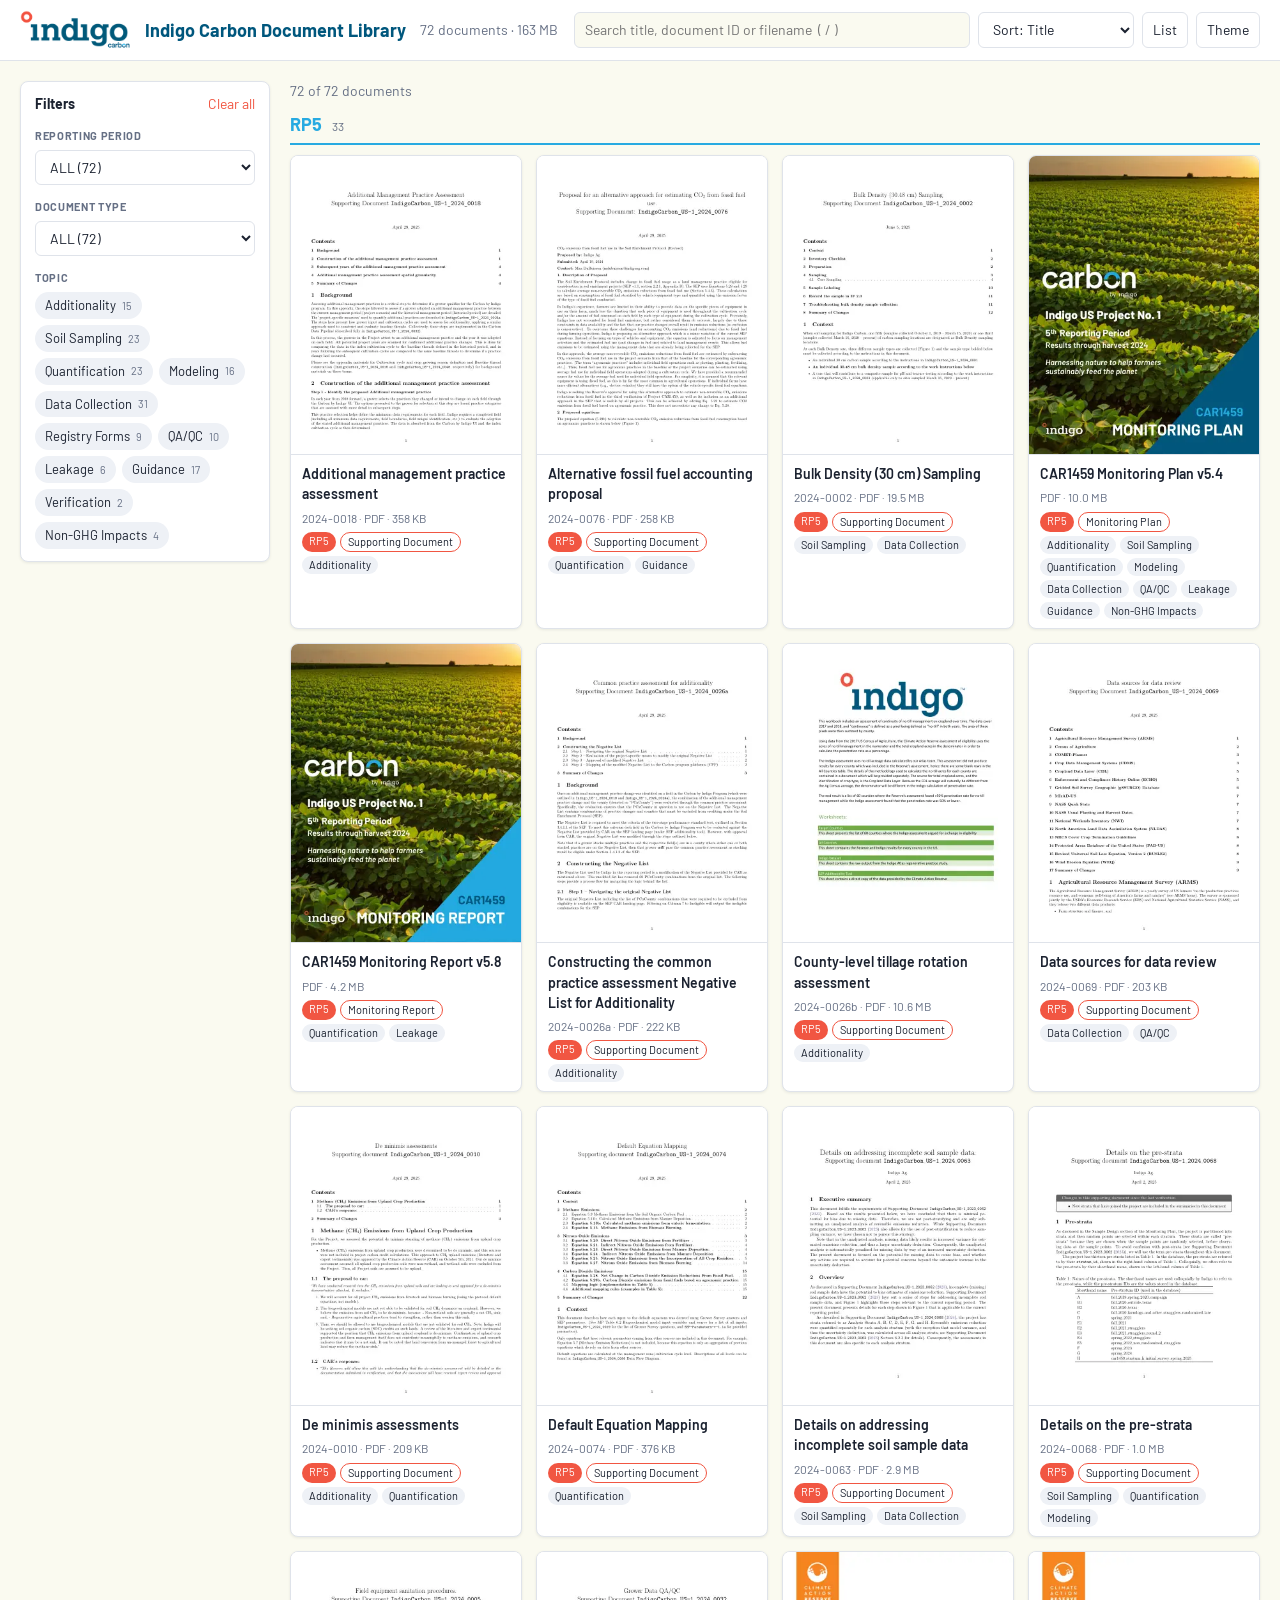
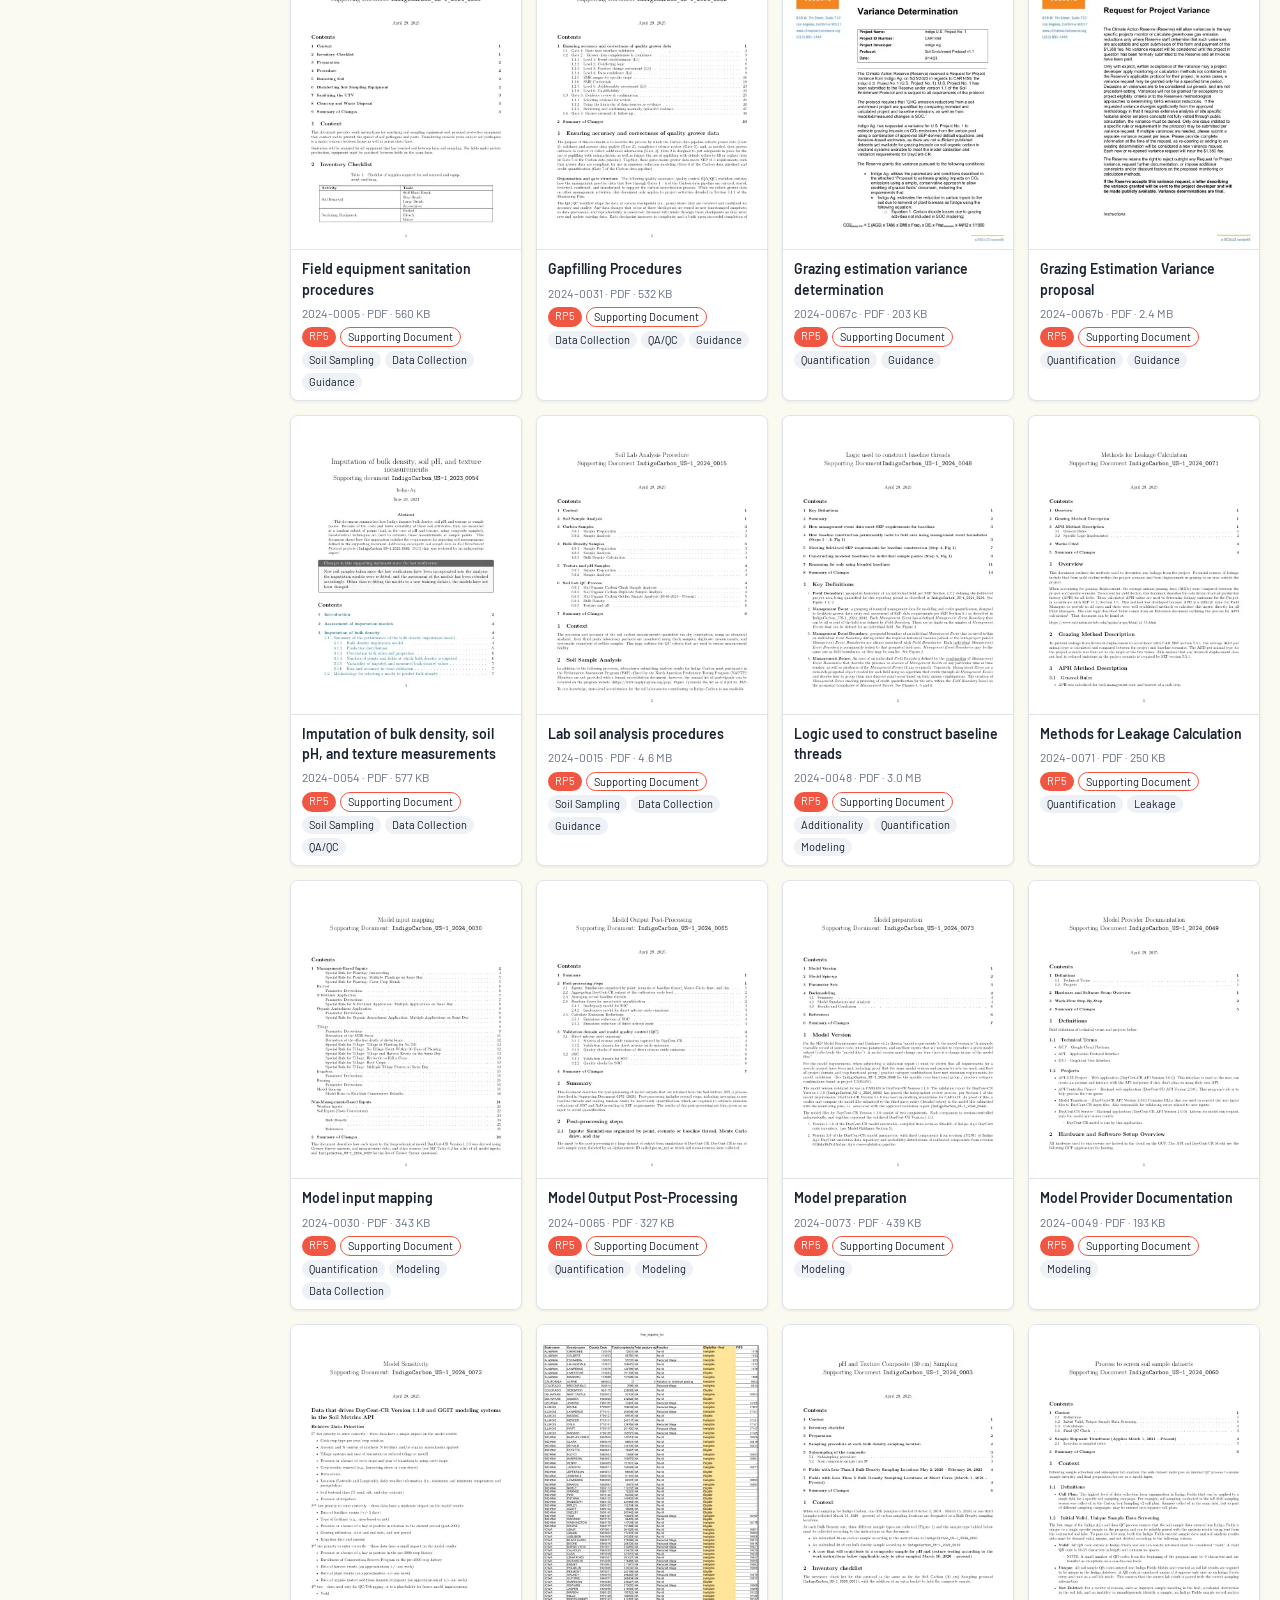
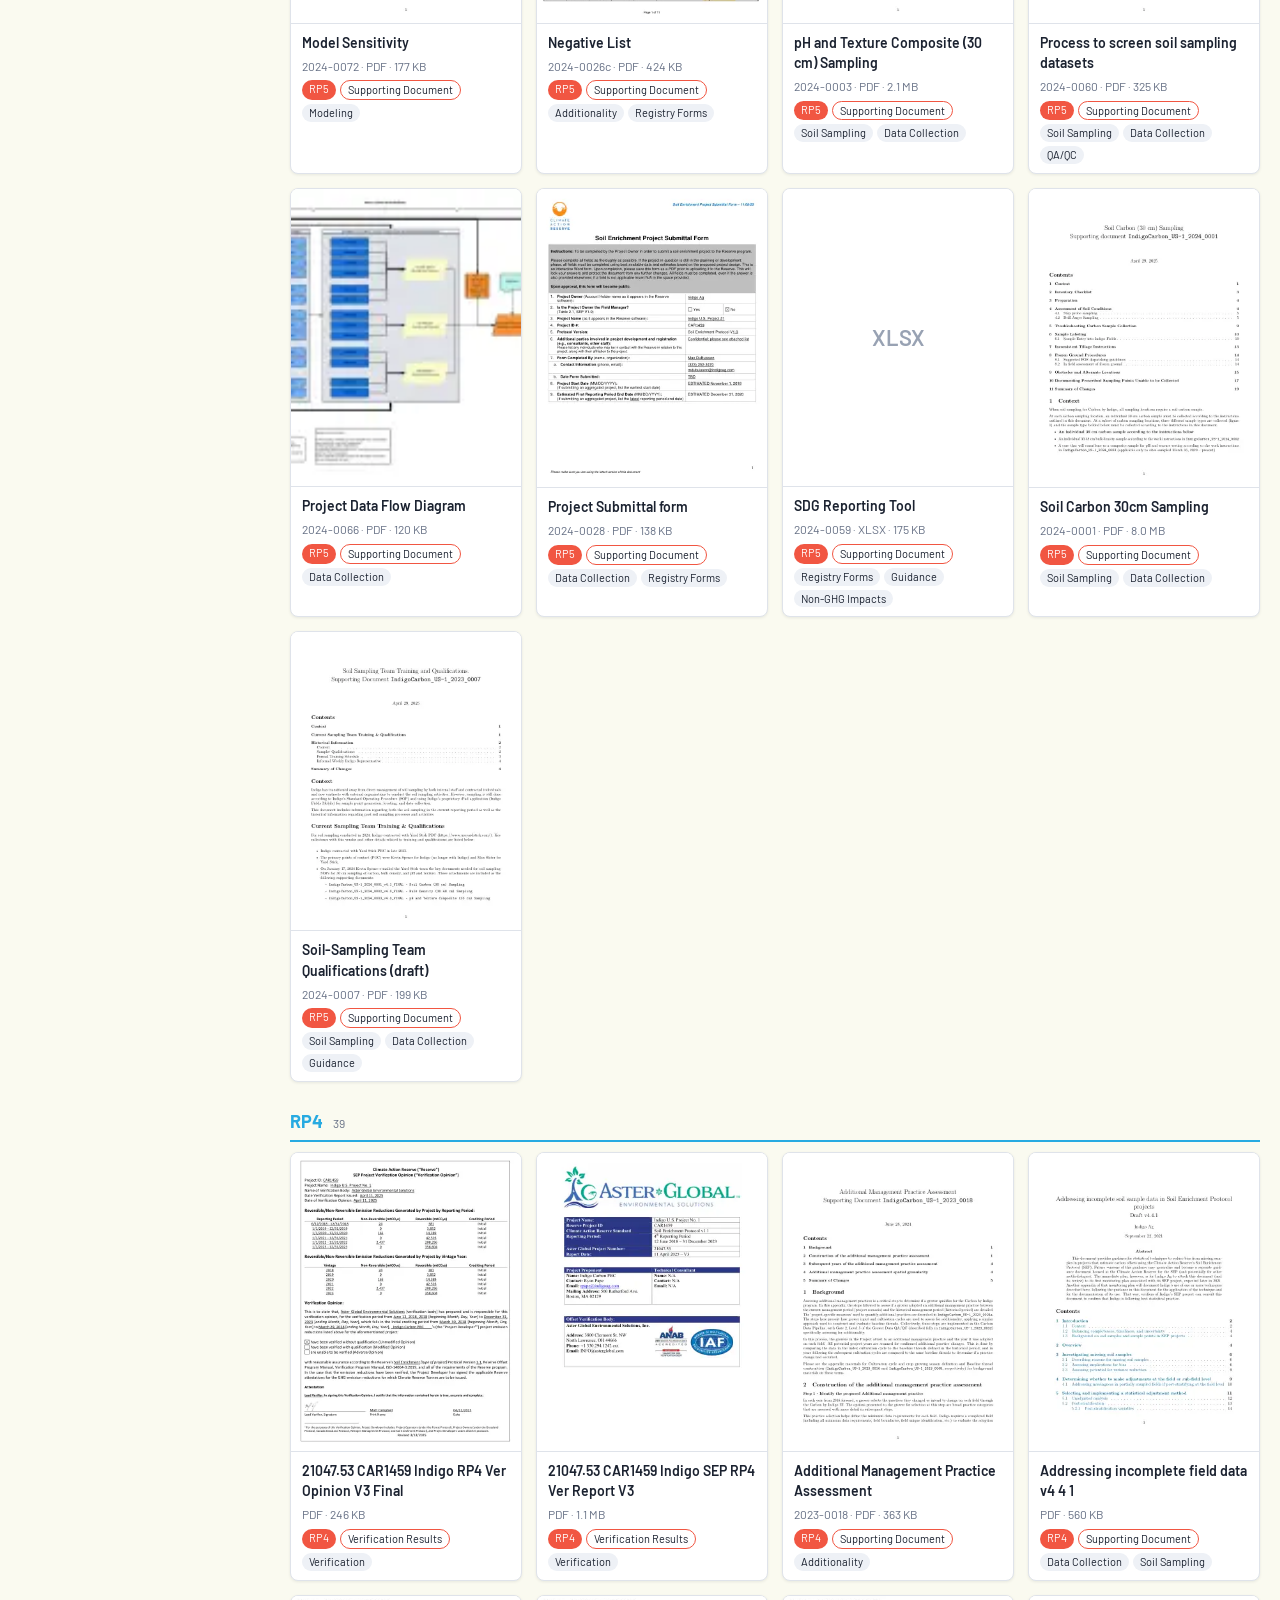
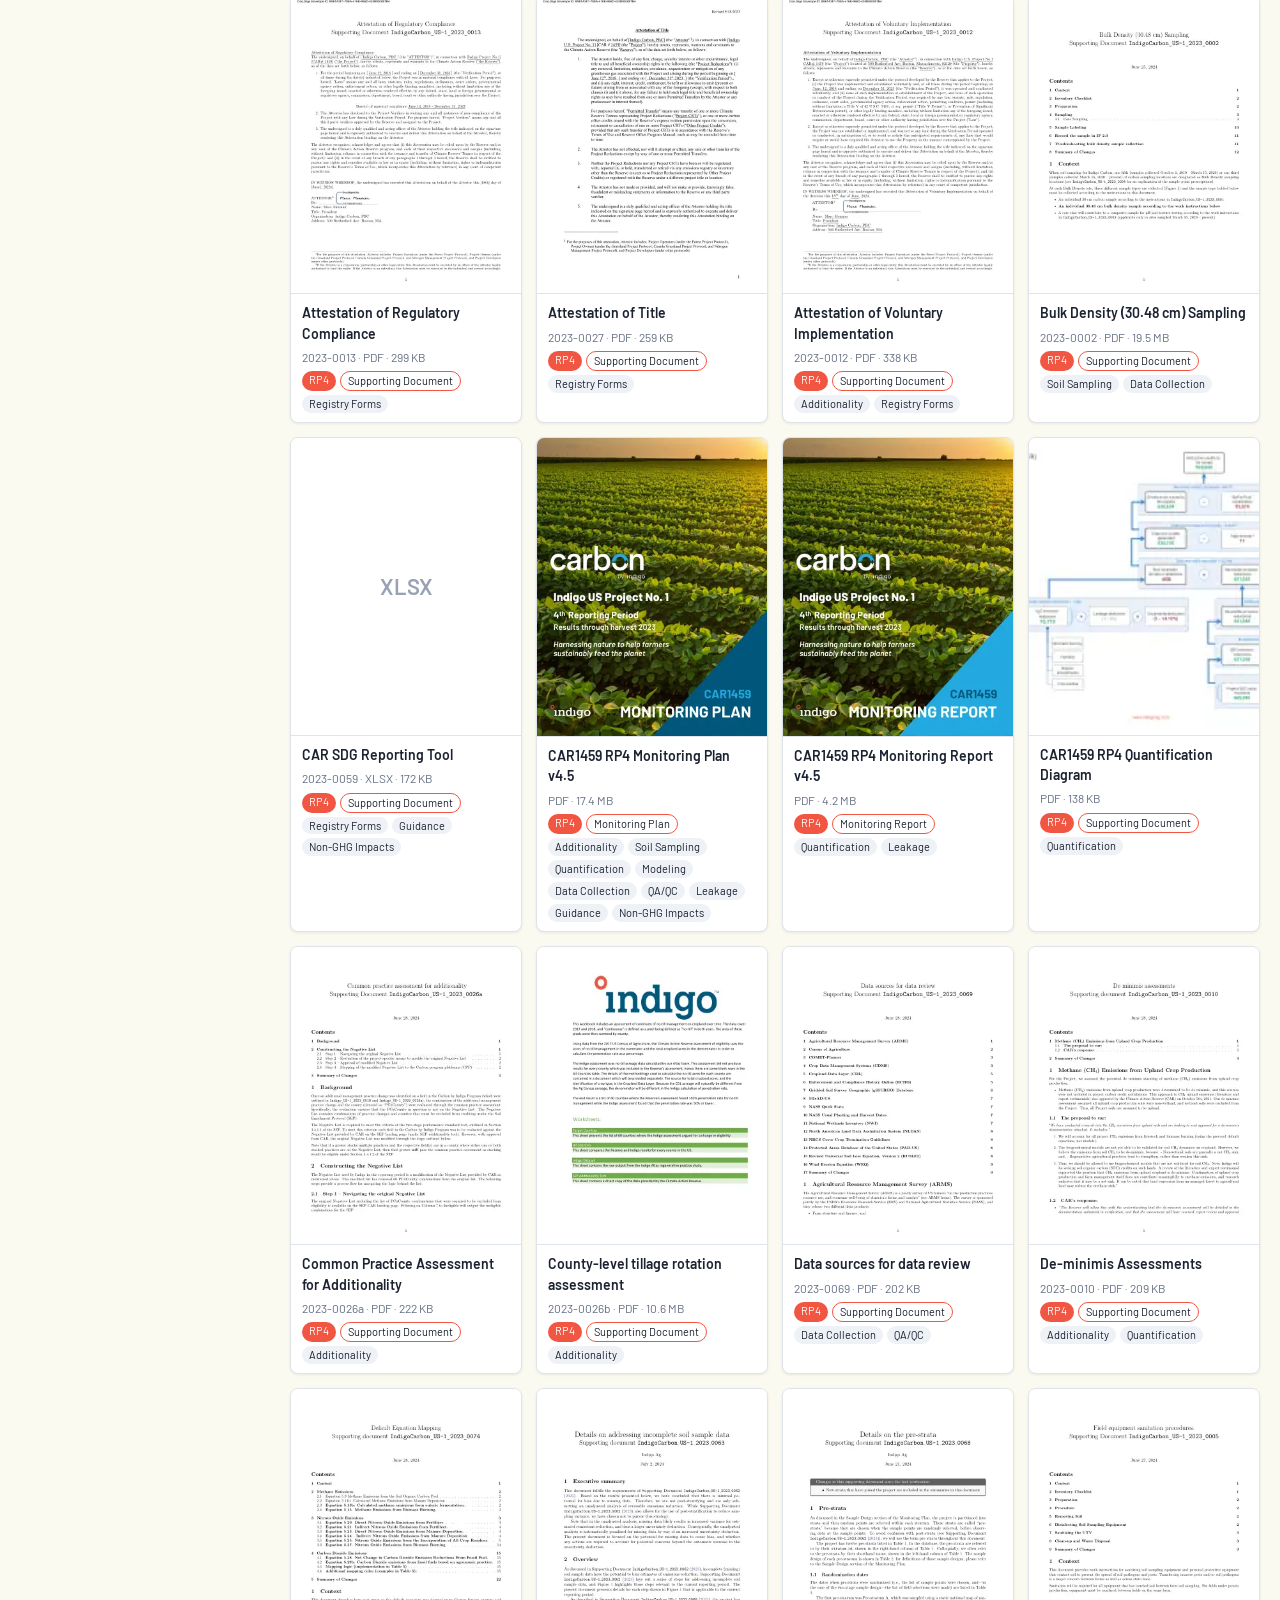
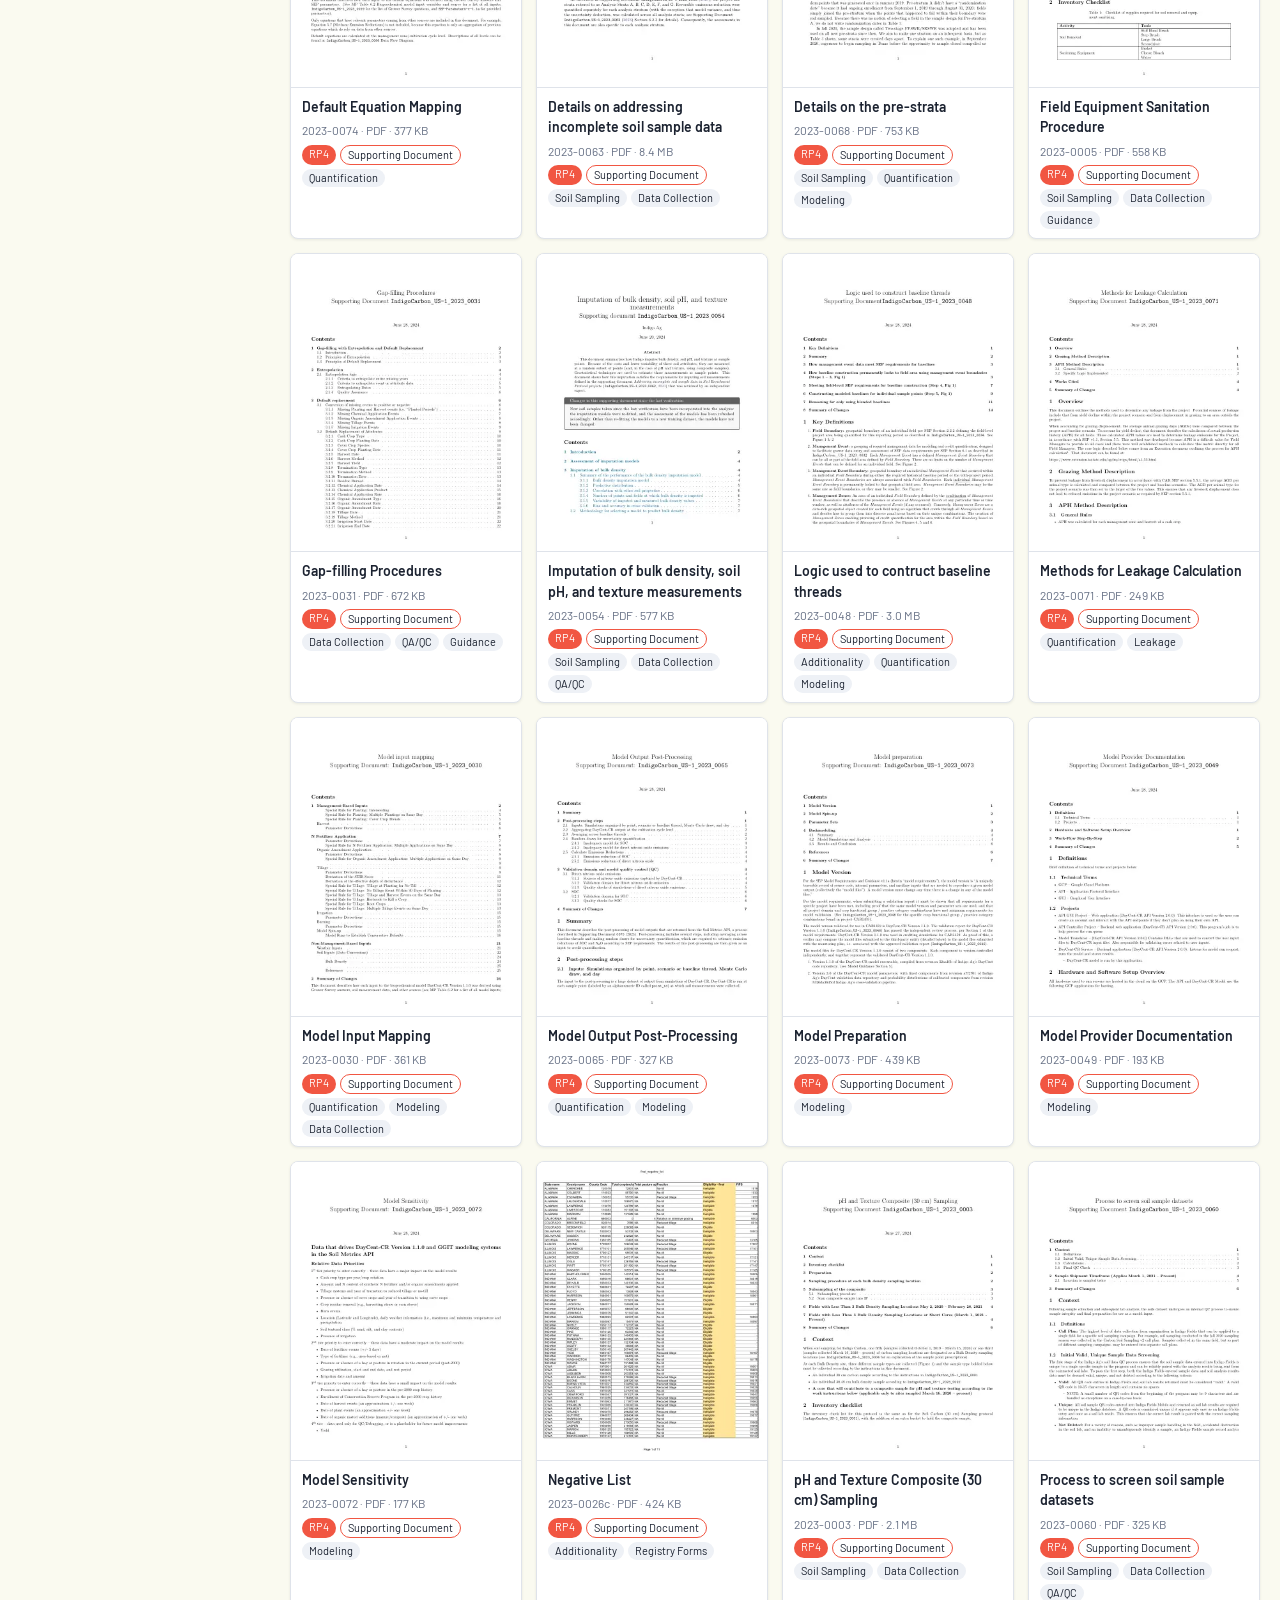
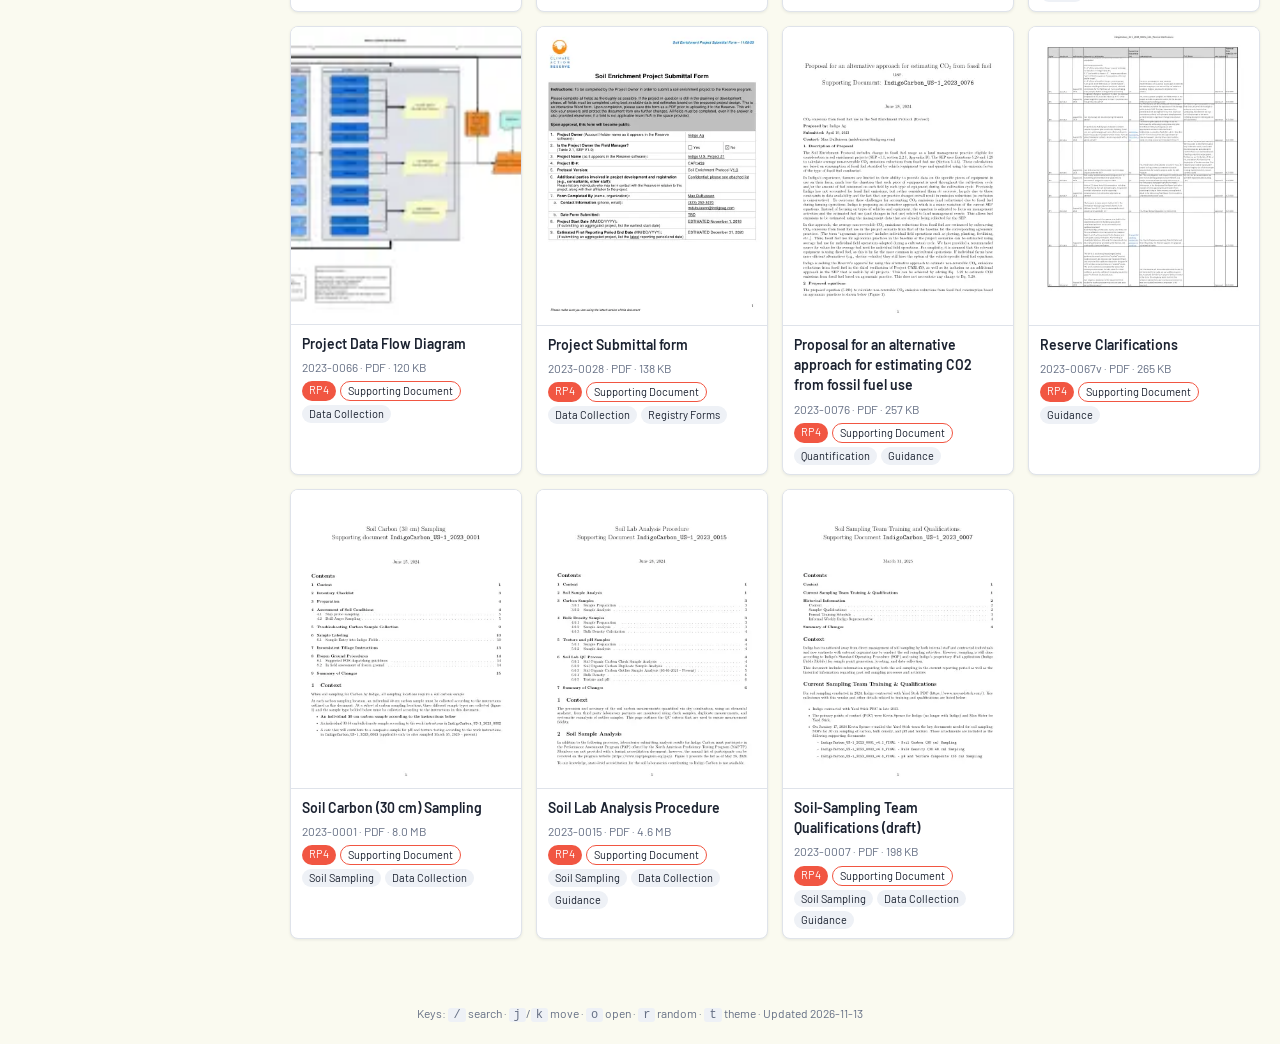
<file: docs/index.html>
<!DOCTYPE html>
<html lang="en">
<head>
<meta charset="UTF-8">
<meta name="viewport" content="width=device-width, initial-scale=1.0">
<title>Indigo Carbon Document Library</title>
<link rel="icon" type="image/png" href="favicon.png">
<link rel="apple-touch-icon" href="apple-touch-icon.png">
<link rel="preconnect" href="https://fonts.googleapis.com">
<link rel="preconnect" href="https://fonts.gstatic.com" crossorigin>
<link href="https://fonts.googleapis.com/css2?family=Barlow:wght@400;500;600;700&display=swap" rel="stylesheet">
<link rel="stylesheet" href="style.css?v=71818687">
</head>
<body>
<header class="top">
  <div class="brand"><img class="logo logo-light" src="logo-color.png" alt="Indigo Carbon"><img class="logo logo-dark" src="logo-white.png" alt="Indigo Carbon"><h1 id="site-title">Indigo Carbon Document Library</h1><span id="count" class="muted"></span></div>
  <div class="tools">
    <input id="q" type="search" placeholder="Search title, document ID or filename  ( / )" autocomplete="off">
    <select id="sort" aria-label="Sort">
      <option value="title">Sort: Title</option>
      <option value="id">Sort: Document ID</option>
      <option value="size">Sort: Size</option>
    </select>
    <button id="view" title="Toggle card / list view">List</button>
    <button id="theme" title="Toggle theme (t)">Theme</button>
  </div>
</header>
<main>
  <aside class="filters">
    <div class="fhead"><strong>Filters</strong><button id="clear" class="link">Clear all</button></div>
    <section><h2>Reporting period</h2><select id="f-rp" class="fsel" aria-label="Reporting period"></select></section>
    <section><h2>Document type</h2><select id="f-type" class="fsel" aria-label="Document type"></select></section>
    <section><h2>Topic <button id="clear-topic" class="link mini" hidden>clear</button></h2><div id="f-topic" class="chips"></div></section>
  </aside>
  <section class="results">
    <div id="status" class="muted"></div>
    <div id="grid" class="grid" role="list"></div>
  </section>
</main>
<footer class="muted">Keys: <kbd>/</kbd> search · <kbd>j</kbd>/<kbd>k</kbd> move · <kbd>o</kbd> open · <kbd>r</kbd> random · <kbd>t</kbd> theme · <span id="gen"></span></footer>
<script src="app.js?v=21f29486"></script>
</body>
</html>
</file>
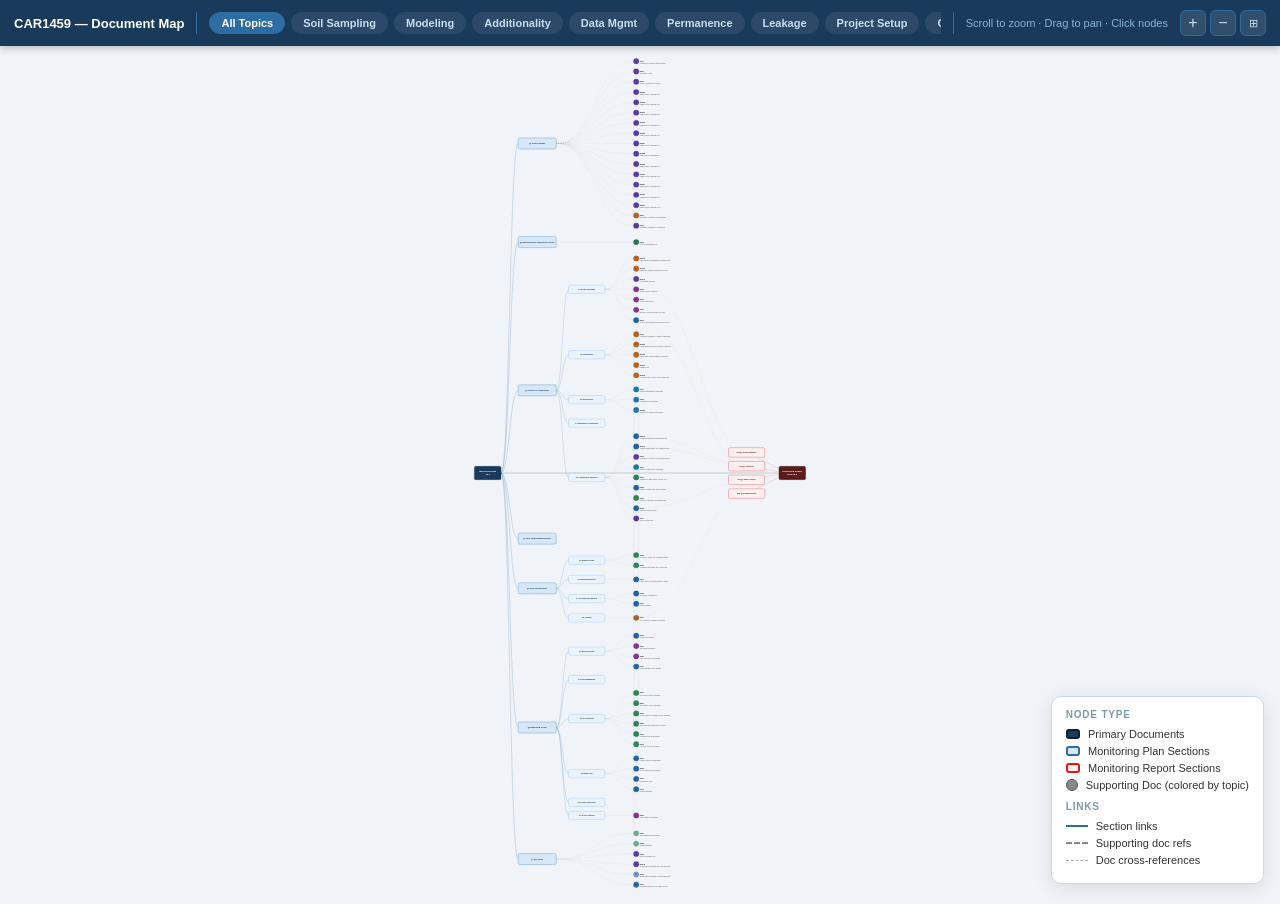
<file: CAR1459_Document_MindMap_v2.html>
<!DOCTYPE html>
<html lang="en">
<head>
<meta charset="UTF-8">
<meta name="viewport" content="width=device-width, initial-scale=1.0">
<title>CAR1459 Document Map v2</title>
<style>
* { box-sizing: border-box; margin: 0; padding: 0; }
body { font-family: 'Segoe UI', Arial, sans-serif; background: #f0f4f8; overflow: hidden; user-select: none; }

#canvas { width: 100vw; height: 100vh; cursor: grab; }
#canvas.grabbing { cursor: grabbing; }

/* ── Controls ── */
#topbar {
  position: fixed; top: 0; left: 0; right: 0; height: 46px;
  background: #1a3a5c; display: flex; align-items: center;
  padding: 0 14px; gap: 12px; z-index: 100; box-shadow: 0 2px 8px rgba(0,0,0,0.25);
}
#topbar h1 { font-size: 13px; font-weight: 700; color: #fff; white-space: nowrap; }
#topbar .sep { width: 1px; height: 22px; background: #2e6da4; flex-shrink: 0; }
#topbar .hint { font-size: 11px; color: #8ab4d4; white-space: nowrap; }

/* Filter chips */
#filters { display: flex; gap: 6px; flex-wrap: nowrap; overflow-x: auto; }
.chip {
  padding: 4px 11px; border-radius: 12px; font-size: 11px; font-weight: 600;
  cursor: pointer; white-space: nowrap; border: 1.5px solid transparent;
  transition: all 0.15s; color: #c8dff0; background: rgba(255,255,255,0.08);
}
.chip:hover { background: rgba(255,255,255,0.18); }
.chip.active { color: #fff; border-color: currentColor; }
.chip[data-f="all"].active        { color: #fff;    background: #2e6da4; border-color: #2e6da4; }
.chip[data-f="soil-sampling"].active { color: #fff; background: #2d8653; border-color: #2d8653; }
.chip[data-f="modeling"].active   { color: #fff;    background: #2263a8; border-color: #2263a8; }
.chip[data-f="additionality"].active{ color: #fff;  background: #b85a10; border-color: #b85a10; }
.chip[data-f="data-mgmt"].active  { color: #fff;    background: #8a3090; border-color: #8a3090; }
.chip[data-f="permanence"].active { color: #fff;    background: #2278aa; border-color: #2278aa; }
.chip[data-f="leakage"].active    { color: #fff;    background: #a06010; border-color: #a06010; }
.chip[data-f="project-setup"].active{ color: #fff;  background: #5a3aaa; border-color: #5a3aaa; }
.chip[data-f="co-benefits"].active{ color: #fff;    background: #1a7a50; border-color: #1a7a50; }

/* Zoom */
#zoom-btns { display: flex; gap: 4px; margin-left: auto; flex-shrink: 0; }
.zbtn {
  width: 26px; height: 26px; border-radius: 6px; border: 1px solid #2e6da4;
  background: rgba(255,255,255,0.1); color: #c8dff0; font-size: 16px; line-height: 1;
  cursor: pointer; display: flex; align-items: center; justify-content: center;
}
.zbtn:hover { background: rgba(255,255,255,0.2); }

/* ── Info panel ── */
#info {
  position: fixed; bottom: 16px; left: 16px; max-width: 340px;
  background: #fff; border: 1px solid #c8d8ea; border-radius: 10px;
  padding: 14px 16px; box-shadow: 0 4px 20px rgba(0,0,0,0.12);
  display: none; z-index: 100;
}
#info .inf-id   { font-size: 10px; font-family: monospace; color: #5a8aaa; margin-bottom: 4px; }
#info .inf-title { font-size: 13px; font-weight: 700; color: #1a3a5c; margin-bottom: 6px; line-height: 1.3; }
#info .inf-desc  { font-size: 11px; color: #444; line-height: 1.5; }
#info .inf-topic { display: inline-block; margin-top: 8px; padding: 2px 9px; border-radius: 10px; font-size: 10px; font-weight: 700; }
#info .inf-refs  { margin-top: 8px; font-size: 11px; color: #5a7a9a; }
#info .inf-refs b { color: #1a3a5c; }
#info .close-btn { position: absolute; top: 8px; right: 10px; cursor: pointer; font-size: 16px; color: #aaa; line-height: 1; }
#info .close-btn:hover { color: #333; }

/* ── Legend ── */
#legend {
  position: fixed; bottom: 16px; right: 16px;
  background: #fff; border: 1px solid #c8d8ea; border-radius: 10px;
  padding: 12px 14px; box-shadow: 0 4px 20px rgba(0,0,0,0.1);
  z-index: 100; min-width: 190px;
}
#legend h4 { font-size: 10px; text-transform: uppercase; letter-spacing: 0.8px; color: #7a9ab0; margin-bottom: 8px; }
.leg-row { display: flex; align-items: center; gap: 8px; margin-bottom: 5px; font-size: 11px; color: #333; }
.leg-dot { width: 12px; height: 12px; border-radius: 50%; flex-shrink: 0; }
.leg-box { width: 14px; height: 10px; border-radius: 3px; flex-shrink: 0; }
.leg-line { width: 22px; height: 2px; flex-shrink: 0; }
.leg-dash { width: 22px; height: 0; flex-shrink: 0; border-top: 2px dashed #888; }
</style>
</head>
<body>

<div id="topbar">
  <h1>CAR1459 — Document Map</h1>
  <div class="sep"></div>
  <div id="filters">
    <span class="chip active" data-f="all">All Topics</span>
    <span class="chip" data-f="soil-sampling">Soil Sampling</span>
    <span class="chip" data-f="modeling">Modeling</span>
    <span class="chip" data-f="additionality">Additionality</span>
    <span class="chip" data-f="data-mgmt">Data Mgmt</span>
    <span class="chip" data-f="permanence">Permanence</span>
    <span class="chip" data-f="leakage">Leakage</span>
    <span class="chip" data-f="project-setup">Project Setup</span>
    <span class="chip" data-f="co-benefits">Co-Benefits</span>
  </div>
  <div class="sep"></div>
  <span class="hint">Scroll to zoom · Drag to pan · Click nodes</span>
  <div id="zoom-btns">
    <div class="zbtn" id="zin">+</div>
    <div class="zbtn" id="zout">−</div>
    <div class="zbtn" id="zfit" title="Fit to screen" style="font-size:11px;">⊞</div>
  </div>
</div>

<svg id="canvas">
  <defs>
    <marker id="arr" markerWidth="6" markerHeight="6" refX="5" refY="3" orient="auto">
      <path d="M0,0 L0,6 L6,3 z" fill="#bbb"/>
    </marker>
  </defs>
  <g id="root"></g>
</svg>

<div id="info">
  <span class="close-btn" id="info-close">×</span>
  <div class="inf-id" id="inf-id"></div>
  <div class="inf-title" id="inf-title"></div>
  <div class="inf-desc" id="inf-desc"></div>
  <span class="inf-topic" id="inf-topic"></span>
  <div class="inf-refs" id="inf-refs"></div>
</div>

<div id="legend">
  <h4>Node Type</h4>
  <div class="leg-row"><div class="leg-box" style="background:#1a3a5c;border:2px solid #0d1f33;"></div>Primary Documents</div>
  <div class="leg-row"><div class="leg-box" style="background:#d6e8f7;border:2px solid #2e6da4;"></div>Monitoring Plan Sections</div>
  <div class="leg-row"><div class="leg-box" style="background:#fff0f0;border:2px solid #e81313;"></div>Monitoring Report Sections</div>
  <div class="leg-row"><div class="leg-dot" style="background:#888;border:1.5px solid #555;"></div>Supporting Doc (colored by topic)</div>
  <h4 style="margin-top:10px;">Links</h4>
  <div class="leg-row"><div class="leg-line" style="background:#2e6da4;"></div>Section links</div>
  <div class="leg-row"><div class="leg-dash"></div>Supporting doc refs</div>
  <div class="leg-row"><div style="width:22px;height:0;border-top:1.5px dashed #aaa;flex-shrink:0;"></div>Doc cross-references</div>
</div>

<script>
// ═══════════════════════════════════════════════════════════════════
// DATA
// ═══════════════════════════════════════════════════════════════════

const TOPIC_COLOR = {
  'soil-sampling': '#2d8653',
  'modeling':      '#2263a8',
  'additionality': '#c06018',
  'data-mgmt':     '#8a3090',
  'permanence':    '#1a78aa',
  'leakage':       '#a06820',
  'project-setup': '#5a3aaa',
  'co-benefits':   '#1a7a50',
};
const TOPIC_LABEL = {
  'soil-sampling': 'Soil Sampling',
  'modeling':      'Modeling & Quantification',
  'additionality': 'Additionality',
  'data-mgmt':     'Data Management',
  'permanence':    'Permanence',
  'leakage':       'Leakage',
  'project-setup': 'Project Setup',
  'co-benefits':   'Co-Benefits / SDGs',
};

// All supporting docs (id -> {title, topic})
const DOCS = {
  '0001': {t:'Soil Carbon (30 cm) Sampling',                                  topic:'soil-sampling'},
  '0002': {t:'Bulk Density (30 cm) Sampling',                                 topic:'soil-sampling'},
  '0003': {t:'pH and Texture Composite (30 cm) Sampling',                     topic:'soil-sampling'},
  '0004': {t:'Field Mapping and Navigation',                                   topic:'soil-sampling', retired:true},
  '0005': {t:'Field Equipment Sanitation Procedures',                          topic:'soil-sampling'},
  '0006': {t:'Sample Shipment',                                                topic:'soil-sampling', retired:true},
  '0007': {t:'Sampling Team Qualifications',                                   topic:'soil-sampling'},
  '0009': {t:'Grower Contracts (all versions)',                                topic:'project-setup'},
  '0009a':{t:'Indigo Carbon Agreement v2.0',                                   topic:'project-setup'},
  '0009b':{t:'Indigo Carbon Agreement v2.1',                                   topic:'project-setup'},
  '0009c':{t:'Indigo Carbon Agreement v3.0',                                   topic:'project-setup'},
  '0009d':{t:'Indigo Carbon Agreement v4.0',                                   topic:'project-setup'},
  '0009e':{t:'Indigo Carbon Agreement v4.1',                                   topic:'project-setup'},
  '0009f':{t:'Indigo Carbon Agreement v4.2',                                   topic:'project-setup'},
  '0009g':{t:'Indigo Carbon Agreement v4.3',                                   topic:'project-setup'},
  '0009h':{t:'Indigo Carbon Agreement v4.4',                                   topic:'project-setup'},
  '0009i':{t:'Indigo Carbon Agreement v4.5',                                   topic:'project-setup'},
  '0009j':{t:'Indigo Carbon Agreement v4.6',                                   topic:'project-setup'},
  '0009k':{t:'Indigo Carbon Agreement v4.7',                                   topic:'project-setup'},
  '0009l':{t:'Indigo Carbon Agreement v4.8',                                   topic:'project-setup'},
  '0010': {t:'De Minimis Assessments',                                         topic:'modeling'},
  '0011': {t:'Assignment of Carbon Attribute Rights',                          topic:'project-setup'},
  '0012': {t:'Attestation of Voluntary Implementation',                        topic:'additionality'},
  '0013': {t:'Attestation of Regulatory Compliance',                           topic:'project-setup'},
  '0014': {t:'Project Implementation Agreement',                               topic:'permanence'},
  '0015': {t:'Lab Soil Analysis Procedures',                                   topic:'soil-sampling'},
  '0016': {t:'Cultivation Cycle and Crop Growing Seasons Definition',          topic:'project-setup'},
  '0018': {t:'Additional Management Practice Assessment',                      topic:'additionality'},
  '0024a':{t:'How Additional Management Practices Were Defined',               topic:'additionality'},
  '0024b':{t:'Additional Practices Literature and Model Review',               topic:'additionality'},
  '0026a':{t:'Constructing the Common Practice Assessment Negative List',      topic:'additionality'},
  '0026b':{t:'County-Level Tillage Rotation Assessment',                       topic:'additionality'},
  '0026c':{t:'Negative List',                                                  topic:'additionality'},
  '0026d':{t:'CAR Approval of County-Level Tillage Rotation Assessment',       topic:'additionality'},
  '0027': {t:'Attestation of Title',                                           topic:'project-setup'},
  '0028': {t:'Project Submittal Form',                                         topic:'project-setup'},
  '0029': {t:'Grower Survey Questions',                                        topic:'data-mgmt'},
  '0030': {t:'Model Input Mapping',                                            topic:'modeling'},
  '0031': {t:'Gap-Filling Procedures',                                         topic:'data-mgmt'},
  '0032': {t:'Grower Data QA/QC',                                              topic:'data-mgmt'},
  '0034': {t:'Boundary Review Workflow and SOP',                               topic:'data-mgmt'},
  '0046': {t:'Type 1 Model Validation Report (DayCent-CR v1.1.0)',             topic:'modeling'},
  '0048': {t:'Logic Used to Construct Baseline Threads',                       topic:'modeling'},
  '0049': {t:'Model Provider Documentation',                                   topic:'modeling'},
  '0050': {t:'Monitoring for Permanence',                                      topic:'permanence'},
  '0050a':{t:'Proposal for Handling Permanence',                               topic:'permanence'},
  '0051': {t:'Results of Permanence Monitoring',                               topic:'permanence'},
  '0054': {t:'Imputation of Bulk Density, Soil pH, and Texture Measurements',  topic:'soil-sampling'},
  '0055': {t:'Remote Sensing Model Documentation',                             topic:'modeling'},
  '0059': {t:'CAR SDG Reporting Tool',                                         topic:'co-benefits'},
  '0060': {t:'Process to Screen Soil Sampling Datasets',                       topic:'soil-sampling'},
  '0062': {t:'Addressing Incomplete Soil Sample Data',                         topic:'soil-sampling'},
  '0063': {t:'Details on Addressing Incomplete Data',                          topic:'soil-sampling'},
  '0065': {t:'Model Output Post-Processing',                                   topic:'modeling'},
  '0066': {t:'Project Data Flow Diagram',                                      topic:'data-mgmt'},
  '0067a':{t:'CAR Written Guidance',                                           topic:'project-setup'},
  '0067b':{t:'Variance Request for Grazing Estimation',                        topic:'modeling'},
  '0067c':{t:'Variance Determination for Grazing Estimation',                  topic:'modeling'},
  '0067d':{t:'Supporting Documentation to CAR Guidance',                       topic:'project-setup'},
  '0068': {t:'Details on the Pre-Strata',                                      topic:'modeling'},
  '0069': {t:'Data Sources for Data Review',                                   topic:'data-mgmt'},
  '0070': {t:'Running the Model',                                              topic:'modeling'},
  '0071': {t:'APH Method for Leakage Calculation',                             topic:'leakage'},
  '0072': {t:'Model Sensitivity',                                              topic:'modeling'},
  '0073': {t:'Model Preparation',                                              topic:'modeling'},
  '0074': {t:'Default Equation Input Mapping',                                 topic:'modeling'},
  '0075': {t:'Model Output Screening QC and Gap-Filling Assessment',           topic:'modeling', retired:true},
  '0076': {t:'Alternative Fossil Fuel Accounting Proposal',                    topic:'modeling'},
  '0077': {t:'Supply Partnerships',                                            topic:'project-setup'},
};

// ── Monitoring Plan section tree ──────────────────────────────────
// topics[] lists all topics a section touches (for filter matching)
const MP_SECTIONS = [
  { id:'s1', label:'§1 Project Details',
    topics:['project-setup'],
    refs:['0011','0027','0009','0009a','0009b','0009c','0009d','0009e','0009f','0009g','0009h','0009i','0009j','0009k','0009l','0012','0013'],
    subs:[] },

  { id:'s2', label:'§2 Environmental Safeguards & SDGs',
    topics:['co-benefits','project-setup'],
    refs:['0009','0059'],
    subs:[] },

  { id:'s3', label:'§3 Protocol & Additionality',
    topics:['additionality','permanence','project-setup','modeling','soil-sampling','data-mgmt'],
    refs:['0009','0012','0013','0014','0016','0018','0024a','0024b','0026a','0026b','0026c','0026d','0028','0034','0046','0050','0050a','0051','0054','0055','0063','0067a','0067b','0067c','0068','0077'],
    subs:[
      { id:'s3-1', label:'3.1 Project Definition',     topics:['additionality','project-setup','data-mgmt'], refs:['0024a','0024b','0067a','0029','0032','0034','0046'] },
      { id:'s3-2', label:'3.8 Additionality',          topics:['additionality'],                             refs:['0018','0012','0026a','0026b','0026c','0026d','0009','0032'] },
      { id:'s3-3', label:'3.9 Permanence',             topics:['permanence'],                                refs:['0014','0050','0050a'] },
      { id:'s3-4', label:'3.10 Regulatory Compliance', topics:['project-setup'],                             refs:['0013','0032'] },
      { id:'s3-5', label:'3.11 Variances & Guidance',  topics:['project-setup','modeling','soil-sampling'],  refs:['0067a','0067b','0067c','0009l','0016','0034','0046','0051','0054','0055','0063','0068','0077'] },
    ]
  },

  { id:'s4', label:'§4 GHG Assessment Boundary',
    topics:['modeling'],
    refs:[],
    subs:[] },

  { id:'s5', label:'§5 GHG Quantification',
    topics:['modeling','soil-sampling','leakage'],
    refs:['0010','0046','0048','0054','0060','0062','0063','0067a','0067c','0068','0071','0072','0076'],
    subs:[
      { id:'s5-1', label:'5.2 Sample Design',          topics:['soil-sampling','modeling'],     refs:['0054','0060','0062','0063','0068'] },
      { id:'s5-2', label:'5.3 Baseline Modeling',      topics:['modeling'],                     refs:['0048','0062','0067a'] },
      { id:'s5-3', label:'5.4 Quantification Results', topics:['modeling'],                     refs:['0010','0046','0067a','0067c','0062','0072'] },
      { id:'s5-4', label:'5.5 Leakage',                topics:['leakage'],                      refs:['0071','0029'] },
    ]
  },

  { id:'s6', label:'§6 Monitoring & Data',
    topics:['data-mgmt','soil-sampling','modeling','permanence','leakage'],
    refs:['0001','0002','0003','0005','0007','0015','0029','0030','0031','0032','0034','0046','0048','0049','0050','0050a','0051','0054','0055','0059','0060','0062','0063','0065','0066','0067a','0067b','0067c','0068','0069','0070','0071','0072','0073','0074','0076','0077'],
    subs:[
      { id:'s6-1', label:'6.2 Data Collection',        topics:['data-mgmt'],                              refs:['0029','0030','0031','0069','0067a','0074'] },
      { id:'s6-2', label:'6.3 Field Boundaries',       topics:['data-mgmt'],                              refs:['0034'] },
      { id:'s6-3', label:'6.4 Soil Sampling',          topics:['soil-sampling'],                          refs:['0001','0002','0003','0005','0007','0015','0054','0060','0063'] },
      { id:'s6-4', label:'6.5 Model Use',              topics:['modeling'],                               refs:['0046','0049','0065','0070','0072','0073','0074','0030','0055','0068'] },
      { id:'s6-5', label:'6.6 Project Monitoring',     topics:['permanence','modeling'],                  refs:['0050','0050a','0051','0055','0067b','0067c'] },
      { id:'s6-6', label:'6.7 QA/QC Pipeline',        topics:['data-mgmt'],                              refs:['0031','0032','0074','0062','0066','0069'] },
    ]
  },

  { id:'s7', label:'§7 Doc Index',
    topics:['project-setup'],
    refs: Object.keys(DOCS),
    subs:[] },
];

// ── Monitoring Report RP5 sections ────────────────────────────────
const MR_SECTIONS = [
  { id:'mr1', label:'RP5 §1 Project Summary',  topics:['project-setup'],               refs:[] },
  { id:'mr2', label:'RP5 §2 Variances',        topics:['project-setup','modeling'],    refs:['0067a','0067b','0067c'] },
  { id:'mr3', label:'RP5 §3 Quant. Results',   topics:['modeling','leakage','soil-sampling'], refs:['0046','0068','0071'] },
  { id:'mr4', label:'RP5 §4 Crediting Period', topics:['modeling'],                    refs:[] },
];

// ── Cross-references between supporting documents ─────────────────
// Pairs of [docA, docB] that reference each other or are closely related
const DOC_XREFS = [
  ['0001','0002'], ['0001','0003'], ['0002','0003'],     // soil sampling trio
  ['0001','0015'], ['0002','0015'], ['0003','0015'],     // field sampling → lab analysis
  ['0005','0001'], ['0005','0002'], ['0005','0003'],     // sanitation → sampling
  ['0007','0001'],                                       // team quals → sampling
  ['0026a','0026b'], ['0026b','0026c'], ['0026a','0026c'], ['0026c','0026d'], // additionality neg-list suite
  ['0024a','0024b'],                                     // additional practices suite
  ['0046','0049'],                                       // model validation → model provider docs
  ['0046','0073'], ['0049','0073'], ['0073','0070'],     // model prep chain
  ['0073','0068'], ['0068','0030'],                      // pre-strata → model input mapping
  ['0048','0068'],                                       // baseline threads → pre-strata
  ['0030','0074'],                                       // model input mapping → default equation mapping
  ['0065','0072'], ['0065','0075'],                      // model output post-processing → sensitivity, retired QC
  ['0031','0032'], ['0031','0069'],                      // gap-filling → QAQC → data sources
  ['0060','0062'], ['0062','0063'],                      // soil screening → incomplete data suite
  ['0054','0060'], ['0054','0063'],                      // imputation → screening / incomplete
  ['0050','0050a'], ['0050','0051'],                     // permanence monitoring suite
  ['0067a','0067b'], ['0067b','0067c'], ['0067c','0067d'], // CAR guidance suite
  ['0009','0009a'], ['0009','0009l'],                    // contract umbrella
  ['0071','0076'],                                       // leakage methods
  ['0066','0032'], ['0066','0069'],                      // data flow → QAQC / data sources
];


// ═══════════════════════════════════════════════════════════════════
// LAYOUT  (horizontal left→right tree)
// Layout coordinates in "world" pixels:
//   MP node       → col 0
//   MP sections   → col 1
//   MP subsections→ col 2  (only for §3, §5, §6)
//   Supporting docs→ col 3 (right of subsections) or col 2 (for sections with no subs)
//   MR sections   → col 4
//   MR node       → col 5
// ═══════════════════════════════════════════════════════════════════

const COL = { mp:120, sec:380, sub:640, doc:900, mr_sec:1480, mr:1720 };
// Row spacing
const ROW_H_SEC  = 130;   // between MP sections
const ROW_H_SUB  = 80;    // between subsections
const ROW_H_DOC  = 54;    // between doc nodes
const NODE_W_MAIN = 140;  const NODE_H_MAIN = 70;   // primary doc boxes
const NODE_W_SEC  = 200;  const NODE_H_SEC  = 58;   // section boxes
const NODE_W_SUB  = 190;  const NODE_H_SUB  = 44;   // subsection boxes
const NODE_W_DOC  = 160;  const NODE_H_DOC  = 40;   // doc nodes
const NODE_W_MRS  = 190;  const NODE_H_MRS  = 50;   // MR section boxes
const DOC_R       = 14;   // doc circle radius

// ── compute vertical positions ────────────────────────────────────
// We need to figure out how tall each MP section group is (including its subs and docs)
// then stack them vertically

function buildLayout(activeFilter) {
  const nodes = [];
  const edges = [];
  const docNodes = {};   // docId -> node (shared across sections)
  const docEdges = [];   // separate list so we can draw them dashed
  const xrefEdges = [];  // cross-references between docs

  // ── collect which docs pass the current filter ──
  function docVisible(docId) {
    if (activeFilter === 'all') return true;
    return (DOCS[docId]||{}).topic === activeFilter;
  }
  function nodeTopicMatch(topics) {
    if (activeFilter === 'all') return true;
    return (topics||[]).includes(activeFilter);
  }

  // ── compute section heights ──
  // For sections WITH subs: height driven by subs × ROW_H_SUB
  // For sections WITHOUT subs: height driven by their doc count (but docs are shared)
  // We'll pre-compute the group height for each section

  // First pass: determine which docs appear at all (per filter) and their section assignments
  // A doc belongs to the FIRST section/subsection that references it
  const docOwner = {};   // docId -> {secId, subId or null}

  for (const sec of MP_SECTIONS) {
    if (sec.subs.length > 0) {
      for (const sub of sec.subs) {
        for (const d of sub.refs) {
          if (!docOwner[d] && docVisible(d)) docOwner[d] = {sec: sec.id, sub: sub.id};
        }
      }
    } else {
      for (const d of sec.refs) {
        if (!docOwner[d] && docVisible(d)) docOwner[d] = {sec: sec.id, sub: null};
      }
    }
  }

  // For each subsection, gather its owned docs
  // For each section without subs, gather its owned docs
  const secDocMap = {};  // secId -> [docIds]  (for sections without subs)
  const subDocMap = {};  // subId -> [docIds]

  for (const [docId, owner] of Object.entries(docOwner)) {
    if (owner.sub) {
      if (!subDocMap[owner.sub]) subDocMap[owner.sub] = [];
      subDocMap[owner.sub].push(docId);
    } else {
      if (!secDocMap[owner.sec]) secDocMap[owner.sec] = [];
      secDocMap[owner.sec].push(docId);
    }
  }

  // ── compute each section's total height block ──
  function sectionHeight(sec) {
    if (sec.subs.length > 0) {
      // height = sum of sub heights
      let h = 0;
      for (const sub of sec.subs) {
        const dcount = (subDocMap[sub.id] || []).length;
        const subH = Math.max(NODE_H_SUB, dcount * ROW_H_DOC);
        h += subH + 20;
      }
      return Math.max(NODE_H_SEC + 20, h);
    } else {
      const dcount = (secDocMap[sec.id] || []).length;
      return Math.max(NODE_H_SEC + 20, dcount * ROW_H_DOC);
    }
  }

  // ── lay out MR sections ── (mirror, right side)
  // First, compute total height for all MP sections to center everything
  const secHeights = MP_SECTIONS.map(s => sectionHeight(s));
  const totalMPHeight = secHeights.reduce((a,b)=>a+b,0) + (MP_SECTIONS.length-1)*20;

  // We'll figure out MR height similarly
  const mrTotalH = MR_SECTIONS.length * (NODE_H_MRS + 22) - 22;

  const canvasCenterY = Math.max(totalMPHeight, mrTotalH) / 2 + 80;

  // ── MP primary node ──
  const mpCY = canvasCenterY;
  nodes.push({
    id:'mp', type:'primary', label:['Monitoring Plan','v5.4'],
    x: COL.mp - NODE_W_MAIN/2, y: mpCY - NODE_H_MAIN/2,
    w: NODE_W_MAIN, h: NODE_H_MAIN,
    cx: COL.mp, cy: mpCY,
    fill:'#1a3a5c', stroke:'#0d1f33', textColor:'#fff',
    title:'Monitoring Plan v5.4', desc:'Primary program document for CAR1459. Covers project details, eligibility, quantification methodology, monitoring, and all supporting document references.',
    docId:'CAR1459_Monitoring_Plan_v5.4', topic:'project-setup',
  });

  // ── lay out MP sections ──
  let curY = canvasCenterY - totalMPHeight/2;

  for (let si = 0; si < MP_SECTIONS.length; si++) {
    const sec = MP_SECTIONS[si];
    const secH = secHeights[si];
    const secCY = curY + secH/2;

    // Is this section visible given the filter?
    const secVisible = activeFilter === 'all' ||
      nodeTopicMatch(sec.topics) ||
      sec.refs.some(r => docVisible(r)) ||
      sec.subs.some(sub => sub.refs.some(r => docVisible(r))) ||
      sec.subs.some(sub => nodeTopicMatch(sub.topics));

    if (!secVisible) {
      curY += secH + 20;
      continue;
    }

    nodes.push({
      id: sec.id, type:'section', label: [sec.label],
      x: COL.sec - NODE_W_SEC/2, y: secCY - NODE_H_SEC/2,
      w: NODE_W_SEC, h: NODE_H_SEC,
      cx: COL.sec, cy: secCY,
      fill:'#d6e8f7', stroke:'#2e6da4', textColor:'#1a3a5c',
      title: sec.label, refs: sec.refs, topics: sec.topics,
      desc: getSectionDesc(sec.id), topic: (sec.topics||['project-setup'])[0],
    });
    edges.push({src:'mp', tgt:sec.id, type:'section'});

    if (sec.subs.length > 0) {
      // lay out subsections
      let subCurY = curY;
      for (const sub of sec.subs) {
        const dcount = (subDocMap[sub.id] || []).length;
        const subH = Math.max(NODE_H_SUB, dcount * ROW_H_DOC);
        const subCY = subCurY + subH/2;

        nodes.push({
          id: sub.id, type:'subsection', label:[sub.label],
          x: COL.sub - NODE_W_SUB/2, y: subCY - NODE_H_SUB/2,
          w: NODE_W_SUB, h: NODE_H_SUB,
          cx: COL.sub, cy: subCY,
          fill:'#eaf3fb', stroke:'#6db1ff', textColor:'#1a3a5c',
          title: sub.label, refs: sub.refs, topics: sub.topics,
          desc: '', topic: (sub.topics||['project-setup'])[0],
        });
        edges.push({src:sec.id, tgt:sub.id, type:'subsection'});

        // docs owned by this sub
        const ownedDocs = subDocMap[sub.id] || [];
        ownedDocs.forEach((docId, di) => {
          const docCY = subCurY + (di + 0.5) * (subH / Math.max(ownedDocs.length,1));
          const nid = 'd_'+docId;
          if (!docNodes[nid]) {
            const d = DOCS[docId];
            docNodes[nid] = {
              id: nid, type:'doc', docId,
              cx: COL.doc, cy: docCY, r: DOC_R,
              fill: TOPIC_COLOR[d.topic] || '#888',
              stroke: shadeColor(TOPIC_COLOR[d.topic] || '#888', -40),
              textColor: '#fff',
              label: docId, title: d.t,
              topic: d.topic, retired: d.retired||false,
              refs: [], // filled in below
              referencedBy: [],
            };
          } else {
            // already placed - just record edge
          }
          docEdges.push({src:sub.id, tgt:nid, type:'docref'});
        });

        subCurY += subH + 20;
      }
    } else {
      // docs owned directly by this section
      const ownedDocs = secDocMap[sec.id] || [];
      ownedDocs.forEach((docId, di) => {
        const docCY = curY + (di + 0.5) * (secH / Math.max(ownedDocs.length,1));
        const nid = 'd_'+docId;
        if (!docNodes[nid]) {
          const d = DOCS[docId];
          docNodes[nid] = {
            id: nid, type:'doc', docId,
            cx: COL.doc, cy: docCY, r: DOC_R,
            fill: TOPIC_COLOR[d.topic] || '#888',
            stroke: shadeColor(TOPIC_COLOR[d.topic] || '#888', -40),
            textColor: '#fff',
            label: docId, title: d.t,
            topic: d.topic, retired: d.retired||false,
            refs: [],
            referencedBy: [],
          };
        }
        docEdges.push({src:sec.id, tgt:nid, type:'docref'});
      });
    }

    curY += secH + 20;
  }

  // Add all doc nodes to nodes array
  for (const n of Object.values(docNodes)) nodes.push(n);

  // ── MR node ──
  const mrCY = canvasCenterY;
  nodes.push({
    id:'mr', type:'primary', label:['Monitoring Report','RP5 v5.8'],
    x: COL.mr - NODE_W_MAIN/2, y: mrCY - NODE_H_MAIN/2,
    w: NODE_W_MAIN, h: NODE_H_MAIN,
    cx: COL.mr, cy: mrCY,
    fill:'#5c1a1a', stroke:'#330d0d', textColor:'#fff',
    title:'Monitoring Report RP5 v5.8',
    desc:'5th Reporting Period results (Jun 2018–Dec 2024). 1,187,163 gross credits generated. 1,423 enrolled growers, 2,463,691 acres, 37 states. Cumulative: 2,113,861 tCO2e net active credits.',
    docId:'CAR1459_Monitoring_Report_v5.8', topic:'project-setup',
  });
  edges.push({src:'mp', tgt:'mr', type:'primary'});

  // ── MR sections ──
  const mrStartY = canvasCenterY - mrTotalH/2;
  MR_SECTIONS.forEach((mrs, i) => {
    const mrsCY = mrStartY + i * (NODE_H_MRS + 22) + NODE_H_MRS/2;
    const mrsVisible = activeFilter === 'all' ||
      nodeTopicMatch(mrs.topics) ||
      (mrs.refs||[]).some(r => docVisible(r));
    if (!mrsVisible) return;

    nodes.push({
      id: mrs.id, type:'mr-section', label:[mrs.label],
      x: COL.mr_sec - NODE_W_MRS/2, y: mrsCY - NODE_H_MRS/2,
      w: NODE_W_MRS, h: NODE_H_MRS,
      cx: COL.mr_sec, cy: mrsCY,
      fill:'#fff0f0', stroke:'#e81313', textColor:'#5c1a1a',
      title: mrs.label, refs: mrs.refs, topics: mrs.topics,
      desc: getMRDesc(mrs.id), topic: (mrs.topics||['project-setup'])[0],
    });
    edges.push({src:'mr', tgt:mrs.id, type:'mr-section'});

    // MR sections also reference some docs
    (mrs.refs||[]).forEach(docId => {
      const nid = 'd_'+docId;
      if (docNodes[nid]) {
        docEdges.push({src:mrs.id, tgt:nid, type:'mr-docref'});
      }
    });
  });

  // ── cross-reference edges between docs ──
  const placedDocIds = new Set(Object.keys(docNodes).map(k => k.replace('d_','')));
  for (const [a, b] of DOC_XREFS) {
    if (placedDocIds.has(a) && placedDocIds.has(b)) {
      xrefEdges.push({src:'d_'+a, tgt:'d_'+b, type:'xref'});
    }
  }

  // build referencedBy map on doc nodes
  const refByMap = {};
  for (const e of docEdges) {
    if (!refByMap[e.tgt]) refByMap[e.tgt] = [];
    refByMap[e.tgt].push(e.src);
  }
  for (const n of nodes) {
    if (n.type === 'doc') n.referencedBy = refByMap[n.id] || [];
  }

  return { nodes, edges: [...edges, ...docEdges], xrefEdges };
}

// ── helpers ──────────────────────────────────────────────────────
function shadeColor(hex, amt) {
  const n = parseInt(hex.slice(1), 16);
  const r = Math.max(0,Math.min(255,((n>>16)&0xff)+amt));
  const g = Math.max(0,Math.min(255,((n>>8)&0xff)+amt));
  const b = Math.max(0,Math.min(255,(n&0xff)+amt));
  return '#'+[r,g,b].map(v=>v.toString(16).padStart(2,'0')).join('');
}

function getSectionDesc(id) {
  const d = {
    's1':'Project name, ID, developer (Indigo Ag), other entities, ownership, relevant standards, and grower contracts.',
    's2':'No net harm, free/prior/informed consent, stakeholder consultations, grower outreach, SDG impacts.',
    's3':'Project definition, area, aggregation, start/crediting/reporting dates, additionality (performance standard, legal requirement, payment stacking), permanence, regulatory compliance, variances.',
    's4':'GHG sources, sinks, and reservoirs (SOC, CH₄, N₂O). Project and baseline boundary definitions.',
    's5':'Quantification approaches, sample design, baseline modeling (DayCent-CR), SOC stock change, CH₄ and N₂O reductions, de minimis, uncertainty, buffer pool, leakage (livestock and yield).',
    's6':'Data parameters, infrastructure (DEA, ADS, SEES), grower data, field boundaries, soil sampling, model application, permanence monitoring, 7-Gate QA/QC pipeline, roles & responsibilities.',
    's7':'Complete index (Table 7.1) of all 77 supporting documents with IDs and descriptions.',
  };
  return d[id] || '';
}

function getMRDesc(id) {
  const d = {
    'mr1':'1,423 enrolled growers, 2,463,691 acres, 37,437 fields in 29 U.S. states. Summary of all project activities eligible in RP5.',
    'mr2':'Approved variance for grazing estimation, CAR registry guidance applied, and reporting modifications for RP5.',
    'mr3':'RP5 results: 1,187,163 gross credits (121,714 non-reversible + 1,065,449 reversible). SOC, CH₄, N₂O detail, uncertainty & leakage deductions, reversals & adjustments.',
    'mr4':'Cumulative crediting period totals across all 5 reporting periods: 2,113,861 tCO2e net active credits issued.',
  };
  return d[id] || '';
}

// ═══════════════════════════════════════════════════════════════════
// RENDER ENGINE
// ═══════════════════════════════════════════════════════════════════

const SVG_NS = 'http://www.w3.org/2000/svg';
const root   = document.getElementById('root');
let allNodes = [], allEdges = [], activeFilter = 'all';
let selectedId = null;

// viewport transform
let vx = 0, vy = 60, vscale = 1;
const CANVAS_PAD = 80;

function el(tag, attrs={}) {
  const e = document.createElementNS(SVG_NS, tag);
  for (const [k,v] of Object.entries(attrs)) e.setAttribute(k,v);
  return e;
}
function txt(tag, attrs, text) {
  const e = el(tag, attrs);
  e.textContent = text;
  return e;
}

function renderAll(resetVP = true) {
  const { nodes, edges, xrefEdges } = buildLayout(activeFilter);
  allNodes = nodes; allEdges = edges;
  selectedId = null;

  root.innerHTML = '';

  // ── compute bounding box to fit viewport (only when explicitly requested) ──
  if (resetVP) {
    const xs = nodes.map(n => n.cx || n.x+n.w/2);
    const ys = nodes.map(n => n.cy || n.y+n.h/2);
    const minX = Math.min(...xs) - CANVAS_PAD;
    const maxX = Math.max(...xs) + CANVAS_PAD;
    const minY = Math.min(...ys) - CANVAS_PAD;
    const maxY = Math.max(...ys) + CANVAS_PAD;
    const worldW = maxX - minX, worldH = maxY - minY;
    const vw = window.innerWidth, vh = window.innerHeight - 46;
    const scaleX = vw / worldW, scaleY = vh / worldH;
    const s = Math.min(scaleX, scaleY, 1.0);
    vscale = s;
    vx = (vw - worldW*s)/2 - minX*s;
    vy = 46 + (vh - worldH*s)/2 - minY*s;
  }
  applyTransform();

  // xref edges layer (below everything)
  const xrefG = el('g', {id:'xrefs'});
  root.appendChild(xrefG);

  // edges layer
  const edgeG = el('g', {id:'edges'});
  root.appendChild(edgeG);

  // node layer
  const nodeG = el('g', {id:'nodes'});
  root.appendChild(nodeG);

  // ── draw edges ──
  for (const e of edges) {
    const src = nodes.find(n=>n.id===e.src);
    const tgt = nodes.find(n=>n.id===e.tgt);
    if (!src || !tgt) continue;

    const isDashed = e.type === 'docref' || e.type === 'mr-docref';
    const color = (e.type==='primary') ? '#555' :
                  (e.type==='section'||e.type==='subsection') ? '#2e6da4' :
                  (e.type==='mr-section') ? '#e81313' :
                  (e.type==='mr-docref') ? '#e8131380' :
                  '#aaa';
    const strokeW = (e.type==='primary') ? 2 :
                    (e.type==='section') ? 1.5 :
                    (e.type==='subsection') ? 1.2 : 1;

    // source right-edge mid, target left-edge mid
    const x1 = (src.cx !== undefined ? src.cx : src.x+src.w/2) + (src.w||src.r*2)/2;
    const y1 = src.cy || src.y+src.h/2;
    // For doc nodes: connect from left
    const x2 = tgt.type==='doc' ? tgt.cx - tgt.r : tgt.x;
    const y2 = tgt.cy || tgt.y+tgt.h/2;
    // Bezier
    const mx = (x1+x2)/2;
    const path = el('path', {
      d:`M${x1},${y1} C${mx},${y1} ${mx},${y2} ${x2},${y2}`,
      fill:'none', stroke:color, 'stroke-width':strokeW,
      'stroke-dasharray': isDashed ? '5,4' : 'none',
      'stroke-opacity': '0.7',
      'data-src': e.src, 'data-tgt': e.tgt,
      class:'edge',
    });
    edgeG.appendChild(path);
  }

  // ── draw xref edges (doc-to-doc cross-references) ──
  const nodeByIdTemp = {};
  for (const n of nodes) nodeByIdTemp[n.id] = n;
  for (const e of xrefEdges) {
    const src = nodeByIdTemp[e.src];
    const tgt = nodeByIdTemp[e.tgt];
    if (!src || !tgt) continue;
    // Connect circle edges
    const dx = tgt.cx - src.cx, dy = tgt.cy - src.cy;
    const dist = Math.hypot(dx, dy) || 1;
    const x1 = src.cx + dx/dist * src.r;
    const y1 = src.cy + dy/dist * src.r;
    const x2 = tgt.cx - dx/dist * tgt.r;
    const y2 = tgt.cy - dy/dist * tgt.r;
    // Use a slight arc (quadratic bezier) to distinguish from primary edges
    const midX = (x1+x2)/2, midY = (y1+y2)/2;
    const perpX = -(dy/dist)*30, perpY = (dx/dist)*30;
    const path = el('path', {
      d: `M${x1},${y1} Q${midX+perpX},${midY+perpY} ${x2},${y2}`,
      fill:'none', stroke:'#aaa', 'stroke-width':'0.8',
      'stroke-dasharray':'2,3', 'stroke-opacity':'0.5',
      'data-src': e.src, 'data-tgt': e.tgt, class:'edge xref-edge',
    });
    xrefG.appendChild(path);
  }
  // Include xrefEdges in allEdges so highlight logic can follow them
  allEdges = [...allEdges, ...xrefEdges];

  // ── draw nodes ──
  const nodeById = {};
  for (const n of nodes) {
    nodeById[n.id] = n;
    const g = el('g', {class:'node', 'data-id':n.id, cursor:'pointer'});

    if (n.type === 'doc') {
      // circle
      const c = el('circle', {
        cx: n.cx, cy: n.cy, r: n.r,
        fill: n.fill, stroke: n.stroke, 'stroke-width':'1.5',
        'data-id': n.id,
      });
      if (n.retired) {
        c.setAttribute('stroke-dasharray','3,2');
        c.setAttribute('opacity','0.65');
      }
      g.appendChild(c);
      // doc ID — bold, right of circle
      const tId = txt('text', {
        x: n.cx + n.r + 5, y: n.cy + 3,
        'font-size':'9', fill:'#222', 'font-family':'monospace',
        'font-weight':'700',
      }, n.docId);
      g.appendChild(tId);
      // doc name — lighter, below ID
      const docTitle = (DOCS[n.docId]||{}).t || '';
      const maxChars = 42;
      const displayTitle = docTitle.length > maxChars ? docTitle.slice(0, maxChars-1)+'…' : docTitle;
      const tName = txt('text', {
        x: n.cx + n.r + 5, y: n.cy + 14,
        'font-size':'8', fill:'#555', 'font-family':'Segoe UI, Arial, sans-serif',
        'font-style': n.retired ? 'italic' : 'normal',
      }, displayTitle);
      g.appendChild(tName);
    } else {
      // rounded rect
      const rx = el('rect', {
        x:n.x, y:n.y, width:n.w, height:n.h,
        rx:8, ry:8,
        fill:n.fill, stroke:n.stroke, 'stroke-width':'1.5',
        'data-id': n.id,
      });
      g.appendChild(rx);
      // text lines
      const lines = n.label;
      const fs = n.type==='primary' ? 12 : n.type==='section' ? 10 : n.type==='subsection' ? 9 : 9;
      const lineH = fs * 1.4;
      const totalTH = lines.length * lineH;
      lines.forEach((line, li) => {
        const t = txt('text', {
          x: n.cx, y: n.cy - totalTH/2 + li*lineH + lineH*0.75,
          'font-size': fs, fill: n.textColor,
          'text-anchor':'middle', 'font-family':'Segoe UI, Arial, sans-serif',
          'font-weight': n.type==='primary'?'700':'600',
        }, line);
        g.appendChild(t);
      });
    }

    g.addEventListener('click', (e) => { e.stopPropagation(); onNodeClick(n.id, nodeById); });
    nodeG.appendChild(g);
  }

  // click on background resets
  document.getElementById('canvas').onclick = () => resetHighlight();
}

// ── highlight logic ───────────────────────────────────────────────
function onNodeClick(id, nodeById) {
  selectedId = id;
  const node = nodeById[id];

  // Build connected set
  const connected = new Set([id]);
  for (const e of allEdges) {
    if (e.src === id) connected.add(e.tgt);
    if (e.tgt === id) connected.add(e.src);
  }
  // Also include ancestors up to root for sections/subsections
  // (so clicking a doc shows the section that owns it)
  function addAncestors(nid) {
    for (const e of allEdges) {
      if (e.tgt === nid && !connected.has(e.src)) {
        connected.add(e.src);
        addAncestors(e.src);
      }
    }
  }
  if (node.type === 'doc' || node.type === 'subsection') addAncestors(id);

  // apply visual dim/highlight
  document.querySelectorAll('.edge').forEach(el => {
    const s = el.getAttribute('data-src');
    const t = el.getAttribute('data-tgt');
    const active = connected.has(s) && connected.has(t);
    el.setAttribute('stroke-opacity', active ? '1' : '0.05');
    if (active) {
      el.setAttribute('stroke-width', (parseFloat(el.getAttribute('stroke-width'))||1) * 1.8);
      el.style.stroke = '#1a1a1a';
    }
  });
  document.querySelectorAll('.node').forEach(el => {
    const nid = el.getAttribute('data-id');
    const active = connected.has(nid);
    const isSelected = nid === id;
    el.querySelectorAll('rect, circle').forEach(shape => {
      shape.setAttribute('opacity', active ? '1' : '0.1');
      if (isSelected) shape.setAttribute('stroke', '#ff6600');
      if (isSelected) shape.setAttribute('stroke-width', '3');
    });
    el.querySelectorAll('text').forEach(t => {
      t.setAttribute('opacity', active ? '1' : '0.1');
    });
  });

  showInfo(node);
}

function resetHighlight() {
  selectedId = null;
  // Re-render in place (preserves current pan/zoom) to cleanly restore all styles
  renderAll(false);
  document.getElementById('info').style.display = 'none';
}

// ── info panel ────────────────────────────────────────────────────
function showInfo(node) {
  document.getElementById('inf-id').textContent    = node.docId || node.id || '';
  document.getElementById('inf-title').textContent = node.title || node.label.join(' ') || '';
  document.getElementById('inf-desc').textContent  = node.desc || '';

  const topicEl = document.getElementById('inf-topic');
  const topicsList = node.topics || (node.topic ? [node.topic] : []);
  if (topicsList.length > 0) {
    topicEl.innerHTML = topicsList.map(tp =>
      TOPIC_LABEL[tp] ? `<span style="display:inline-block;margin:2px 3px 2px 0;padding:2px 8px;border-radius:10px;font-size:10px;font-weight:700;background:${TOPIC_COLOR[tp]}22;color:${TOPIC_COLOR[tp]};border:1px solid ${TOPIC_COLOR[tp]}66">${TOPIC_LABEL[tp]}</span>` : ''
    ).join('');
    topicEl.style.display = 'block';
  } else {
    topicEl.style.display = 'none';
  }

  const refsEl = document.getElementById('inf-refs');
  if (node.type === 'doc' && node.referencedBy && node.referencedBy.length) {
    refsEl.innerHTML = '<b>Referenced by:</b> ' + node.referencedBy.join(', ');
    refsEl.style.display = 'block';
  } else if (node.refs && node.refs.length && node.type !== 's7') {
    refsEl.innerHTML = '<b>References:</b> ' + node.refs.slice(0,12).join(', ') +
                       (node.refs.length > 12 ? ` + ${node.refs.length-12} more` : '');
    refsEl.style.display = 'block';
  } else {
    refsEl.style.display = 'none';
  }

  document.getElementById('info').style.display = 'block';
}

// ── pan / zoom ────────────────────────────────────────────────────
function applyTransform() {
  root.setAttribute('transform', `translate(${vx},${vy}) scale(${vscale})`);
}

const svg = document.getElementById('canvas');
let dragging=false, lastX=0, lastY=0;

svg.addEventListener('mousedown', e => {
  if (e.target.closest('.node')) return;
  dragging=true; lastX=e.clientX; lastY=e.clientY;
  svg.classList.add('grabbing');
});
window.addEventListener('mousemove', e => {
  if (!dragging) return;
  vx += e.clientX-lastX; vy += e.clientY-lastY;
  lastX=e.clientX; lastY=e.clientY;
  applyTransform();
});
window.addEventListener('mouseup', () => { dragging=false; svg.classList.remove('grabbing'); });

svg.addEventListener('wheel', e => {
  e.preventDefault();
  const factor = e.deltaY < 0 ? 1.1 : 0.91;
  const rect = svg.getBoundingClientRect();
  const mx = e.clientX - rect.left, my = e.clientY - rect.top;
  vx = mx - (mx-vx)*factor;
  vy = my - (my-vy)*factor;
  vscale *= factor;
  applyTransform();
}, {passive:false});

// touch support
let lastDist=0, lastTX=0, lastTY=0, lastTouches=0;
svg.addEventListener('touchstart', e=>{
  lastTouches=e.touches.length;
  if(e.touches.length===1){lastX=e.touches[0].clientX;lastY=e.touches[0].clientY;}
  if(e.touches.length===2){
    lastDist=Math.hypot(e.touches[0].clientX-e.touches[1].clientX,e.touches[0].clientY-e.touches[1].clientY);
    lastTX=(e.touches[0].clientX+e.touches[1].clientX)/2;lastTY=(e.touches[0].clientY+e.touches[1].clientY)/2;
  }
  e.preventDefault();
},{passive:false});
svg.addEventListener('touchmove',e=>{
  if(e.touches.length===1&&lastTouches===1){
    vx+=e.touches[0].clientX-lastX;vy+=e.touches[0].clientY-lastY;
    lastX=e.touches[0].clientX;lastY=e.touches[0].clientY;applyTransform();
  }
  if(e.touches.length===2){
    const d=Math.hypot(e.touches[0].clientX-e.touches[1].clientX,e.touches[0].clientY-e.touches[1].clientY);
    const f=d/lastDist; const mx=(e.touches[0].clientX+e.touches[1].clientX)/2,my=(e.touches[0].clientY+e.touches[1].clientY)/2;
    vx=mx-(lastTX-vx)*f-lastTX+mx;vy=my-(lastTY-vy)*f-lastTY+my;vscale*=f;lastDist=d;lastTX=mx;lastTY=my;applyTransform();
  }
  e.preventDefault();
},{passive:false});

document.getElementById('zin').onclick  = () => { vscale*=1.2; applyTransform(); };
document.getElementById('zout').onclick = () => { vscale*=0.83; applyTransform(); };
document.getElementById('zfit').onclick = () => renderAll(true);

// filter chips
document.querySelectorAll('.chip').forEach(c => {
  c.addEventListener('click', () => {
    document.querySelectorAll('.chip').forEach(x=>x.classList.remove('active'));
    c.classList.add('active');
    activeFilter = c.dataset.f;
    renderAll();
  });
});

document.getElementById('info-close').addEventListener('click', () => {
  document.getElementById('info').style.display = 'none';
  resetHighlight();
});

// ── initial render ────────────────────────────────────────────────
renderAll();
window.addEventListener('resize', renderAll);
</script>
</body>
</html>
</file>
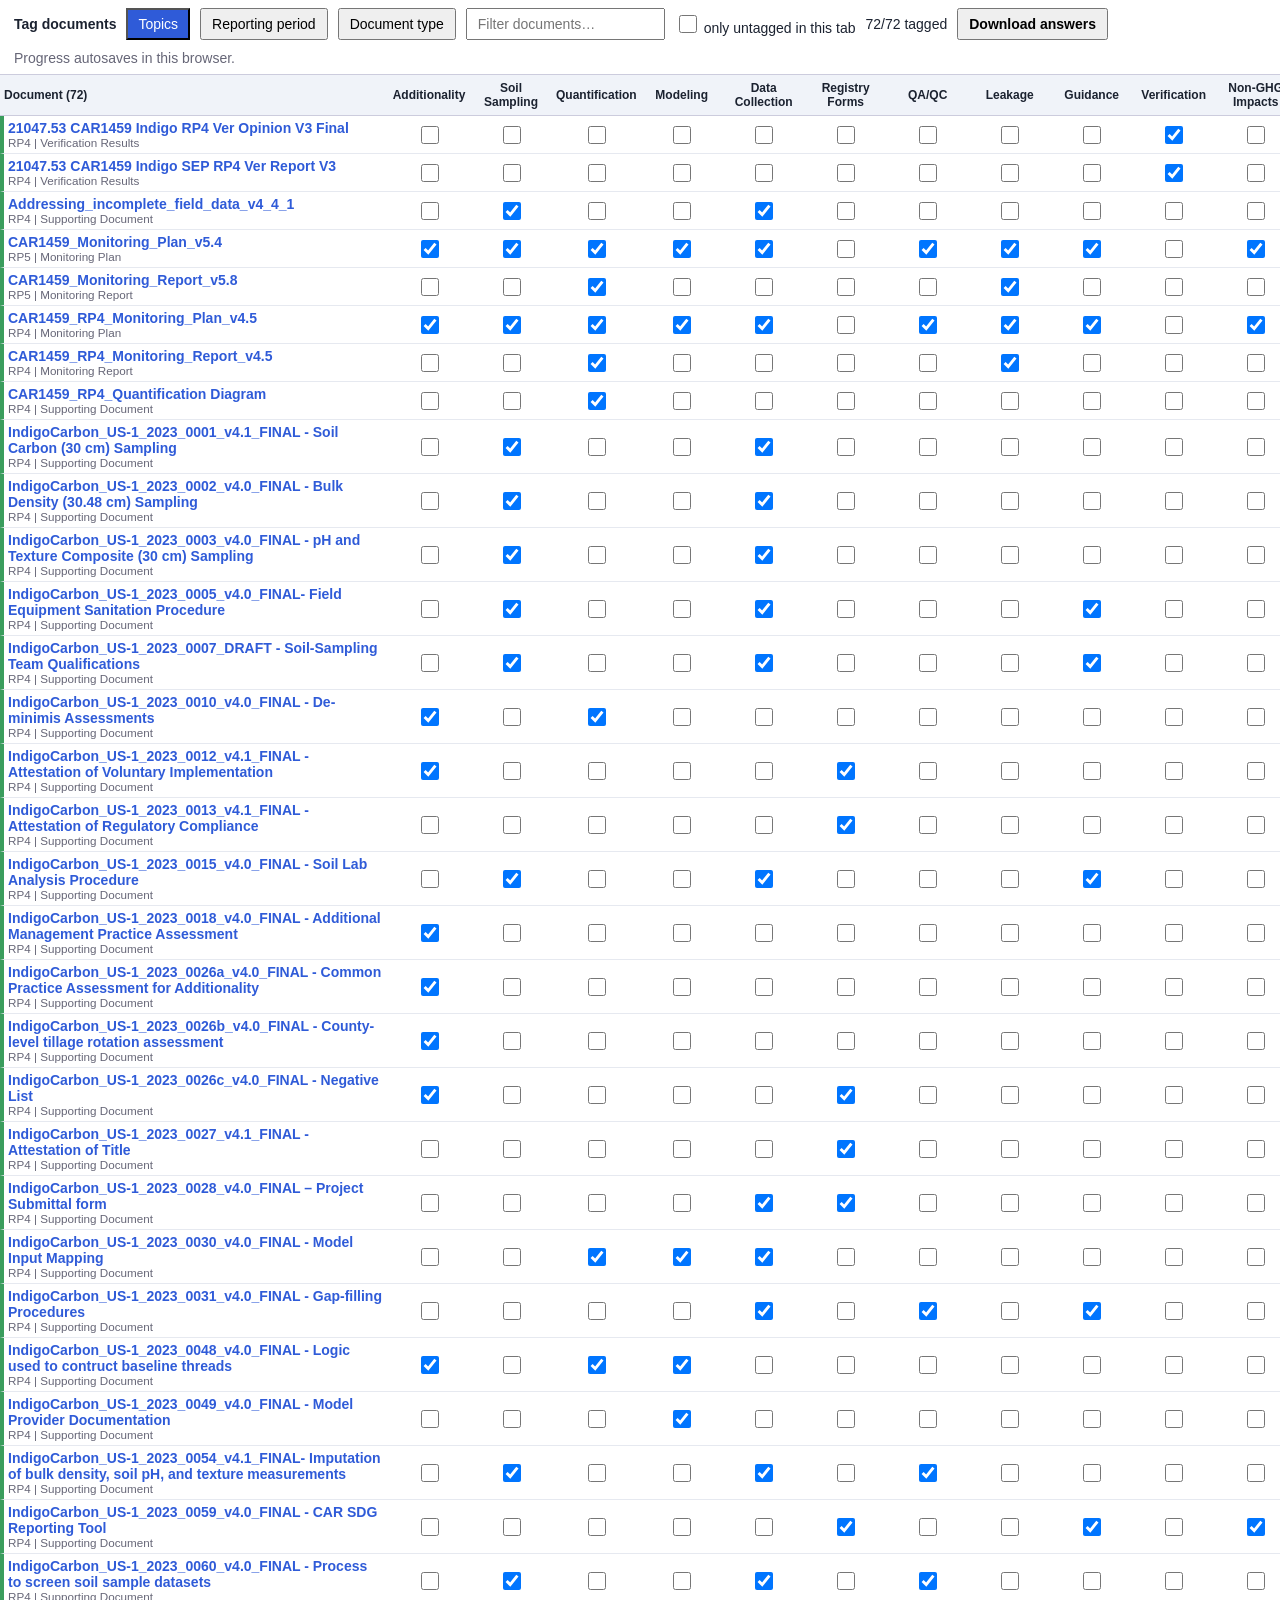
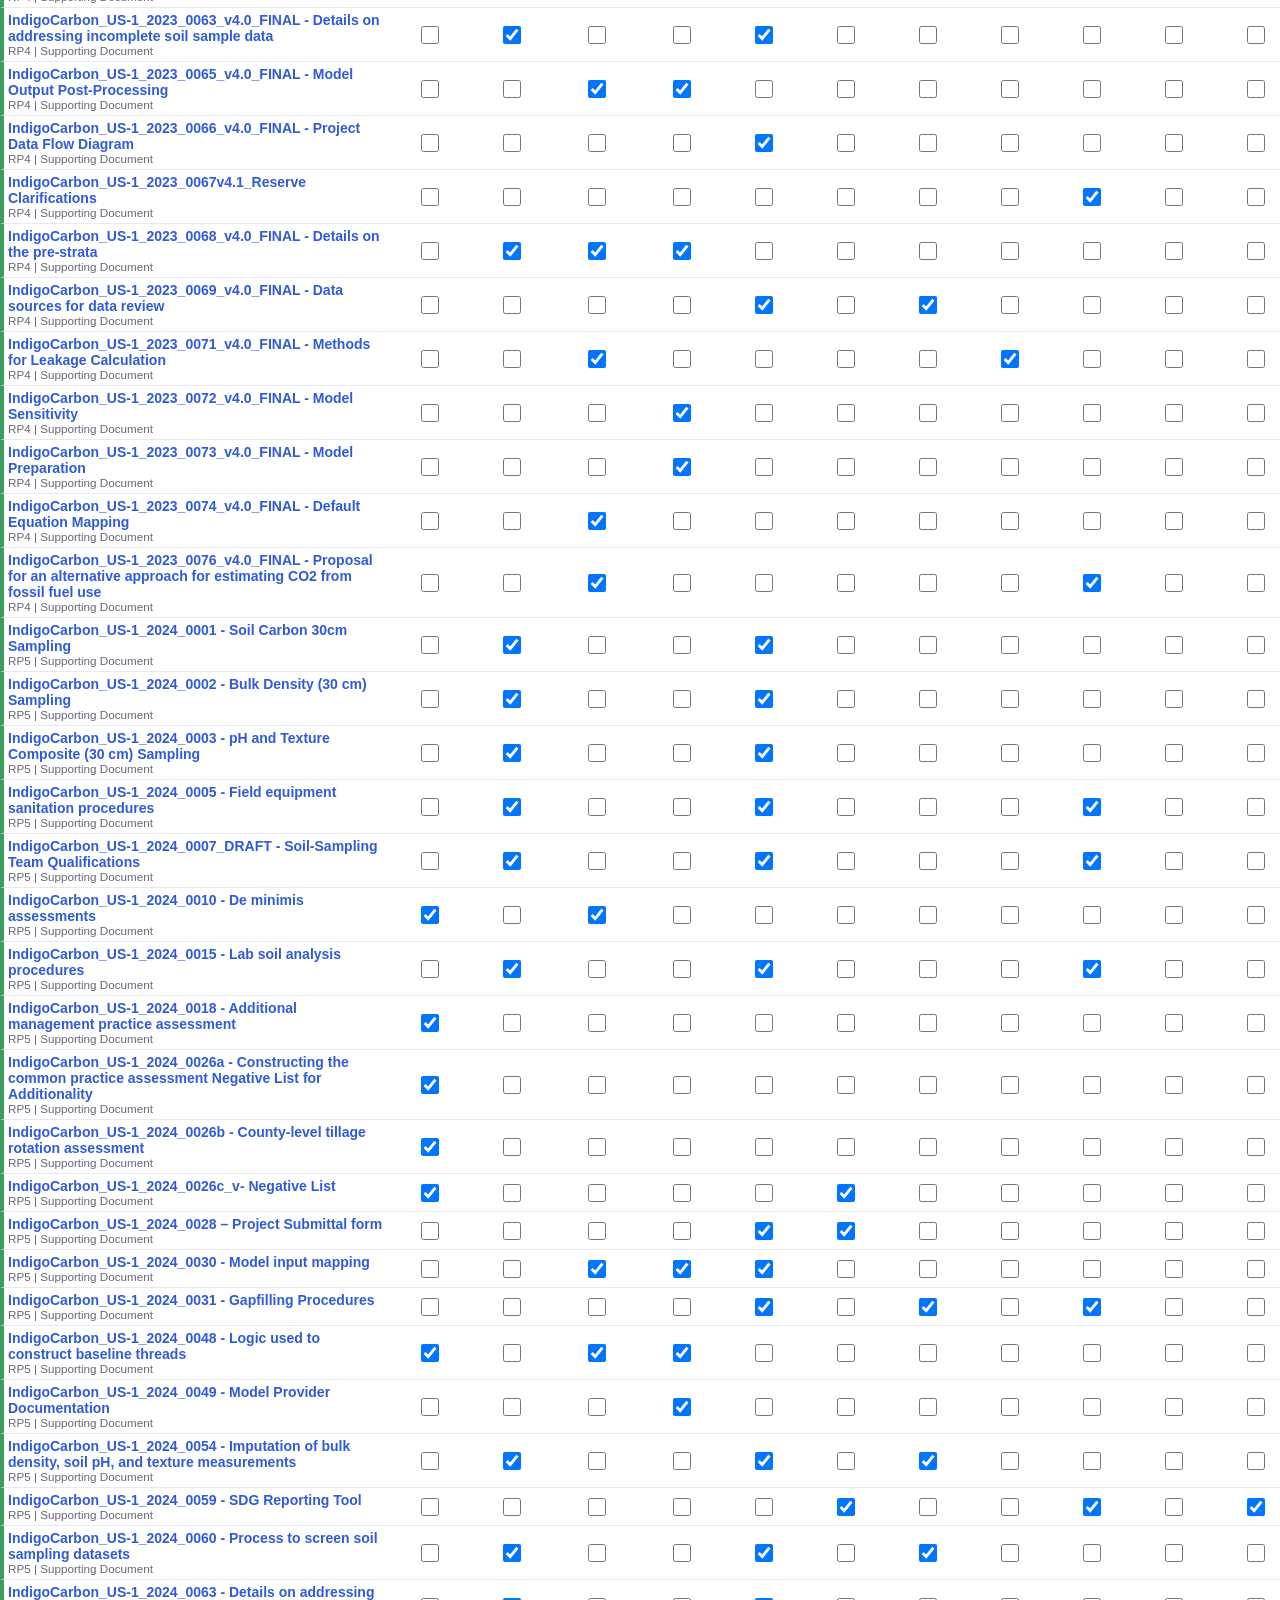
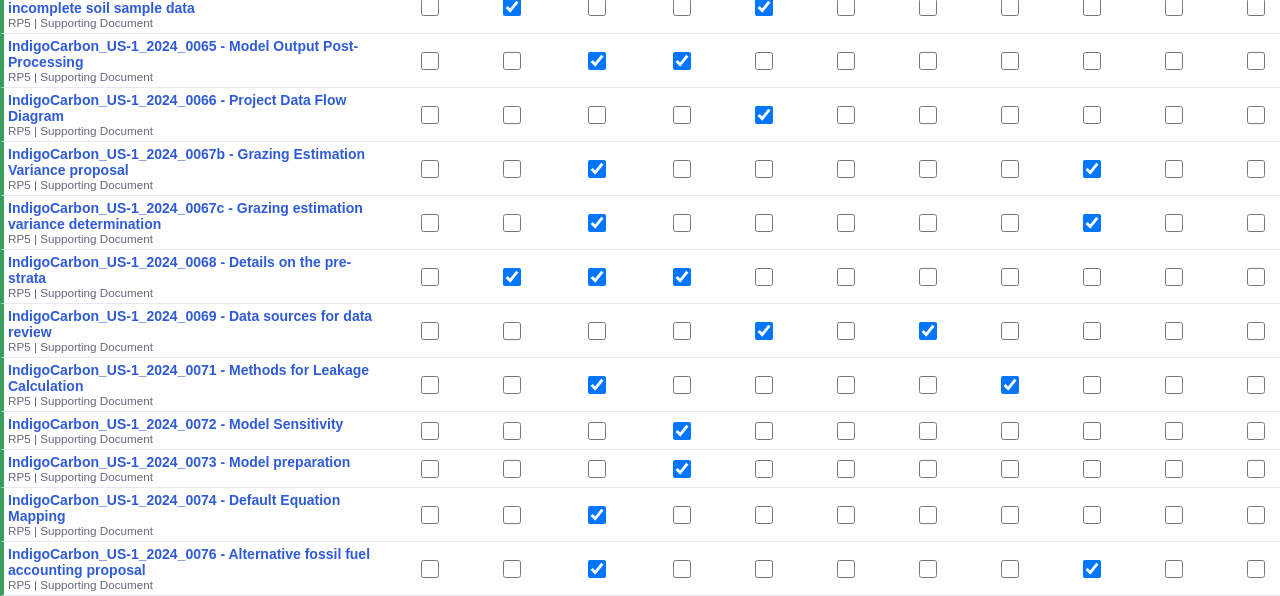
<file: tools/catalog_form.html>
<!DOCTYPE html><html lang="en"><head><meta charset="utf-8"><title>CAR1459 tagging form</title>
<style>
:root{color-scheme:light}body{background:#fff;font:14px -apple-system,Segoe UI,sans-serif;margin:0;color:#1b2230}
header{position:sticky;top:0;background:#fff;border-bottom:1px solid #ccd;padding:8px 14px;z-index:3;display:flex;gap:10px;align-items:center;flex-wrap:wrap}
header button,header input{padding:6px 10px;font:inherit}
.tab.on{background:#2f5bd8;color:#fff}
table{border-collapse:separate;border-spacing:0;width:100%}
th{position:sticky;top:49px;background:#f0f3f9;border-bottom:1px solid #ccd;padding:6px 4px;font-size:12px;z-index:2;min-width:74px}
th.doc{text-align:left;min-width:380px;left:0;z-index:4}
td{border-bottom:1px solid #e6e9f0;padding:4px;text-align:center}
td.doc{text-align:left;position:sticky;left:0;background:#fff;z-index:1;max-width:520px}
tr:hover td,tr:hover td.doc{background:#f6f8ff}
td.doc small{display:block;color:#667}
td.doc a{color:#2f5bd8;text-decoration:none;font-weight:600}
input[type=checkbox]{width:18px;height:18px;cursor:pointer}
tr.done td.doc{border-left:4px solid #3a9d5d} tr.todo td.doc{border-left:4px solid #e0a030}
</style></head><body>
<header><b>Tag documents</b>
<button class="tab" data-f="topics">Topics</button><button class="tab" data-f="rp">Reporting period</button><button class="tab" data-f="types">Document type</button>
<input id="q" placeholder="Filter documents…"><label><input type="checkbox" id="todo"> only untagged in this tab</label>
<span id="prog"></span><button id="dl"><b>Download answers</b></button><span style="color:#667">Progress autosaves in this browser.</span></header>
<table><thead id="h"></thead><tbody id="b"></tbody></table>
<script>
const D={"rows": [{"file": "21047.53 CAR1459 Indigo RP4 Ver Opinion V3 Final.pdf", "rp": ["RP4"], "types": ["Verification Results"], "topics": ["Verification"]}, {"file": "21047.53 CAR1459 Indigo SEP RP4 Ver Report V3.pdf", "rp": ["RP4"], "types": ["Verification Results"], "topics": ["Verification"]}, {"file": "Addressing_incomplete_field_data_v4_4_1.pdf", "rp": ["RP4"], "types": ["Supporting Document"], "topics": ["Data Collection", "Soil Sampling"]}, {"file": "CAR1459_Monitoring_Plan_v5.4.pdf", "rp": ["RP5"], "types": ["Monitoring Plan"], "topics": ["Additionality", "Soil Sampling", "Quantification", "Modeling", "Data Collection", "QA/QC", "Leakage", "Guidance", "Non-GHG Impacts"]}, {"file": "CAR1459_Monitoring_Report_v5.8.pdf", "rp": ["RP5"], "types": ["Monitoring Report"], "topics": ["Quantification", "Leakage"]}, {"file": "CAR1459_RP4_Monitoring_Plan_v4.5.pdf", "rp": ["RP4"], "types": ["Monitoring Plan"], "topics": ["Additionality", "Soil Sampling", "Quantification", "Modeling", "Data Collection", "QA/QC", "Leakage", "Guidance", "Non-GHG Impacts"]}, {"file": "CAR1459_RP4_Monitoring_Report_v4.5.pdf", "rp": ["RP4"], "types": ["Monitoring Report"], "topics": ["Quantification", "Leakage"]}, {"file": "CAR1459_RP4_Quantification Diagram.pdf", "rp": ["RP4"], "types": ["Supporting Document"], "topics": ["Quantification"]}, {"file": "IndigoCarbon_US-1_2023_0001_v4.1_FINAL - Soil Carbon (30 cm) Sampling.pdf", "rp": ["RP4"], "types": ["Supporting Document"], "topics": ["Soil Sampling", "Data Collection"]}, {"file": "IndigoCarbon_US-1_2023_0002_v4.0_FINAL - Bulk Density (30.48 cm) Sampling.pdf", "rp": ["RP4"], "types": ["Supporting Document"], "topics": ["Soil Sampling", "Data Collection"]}, {"file": "IndigoCarbon_US-1_2023_0003_v4.0_FINAL - pH and Texture Composite (30 cm) Sampling.pdf", "rp": ["RP4"], "types": ["Supporting Document"], "topics": ["Soil Sampling", "Data Collection"]}, {"file": "IndigoCarbon_US-1_2023_0005_v4.0_FINAL- Field Equipment Sanitation Procedure.pdf", "rp": ["RP4"], "types": ["Supporting Document"], "topics": ["Soil Sampling", "Data Collection", "Guidance"]}, {"file": "IndigoCarbon_US-1_2023_0007_DRAFT - Soil-Sampling Team Qualifications.pdf", "rp": ["RP4"], "types": ["Supporting Document"], "topics": ["Soil Sampling", "Data Collection", "Guidance"]}, {"file": "IndigoCarbon_US-1_2023_0010_v4.0_FINAL - De-minimis Assessments.pdf", "rp": ["RP4"], "types": ["Supporting Document"], "topics": ["Additionality", "Quantification"]}, {"file": "IndigoCarbon_US-1_2023_0012_v4.1_FINAL - Attestation of Voluntary Implementation.pdf", "rp": ["RP4"], "types": ["Supporting Document"], "topics": ["Additionality", "Registry Forms"]}, {"file": "IndigoCarbon_US-1_2023_0013_v4.1_FINAL - Attestation of Regulatory Compliance.pdf", "rp": ["RP4"], "types": ["Supporting Document"], "topics": ["Registry Forms"]}, {"file": "IndigoCarbon_US-1_2023_0015_v4.0_FINAL - Soil Lab Analysis Procedure.pdf", "rp": ["RP4"], "types": ["Supporting Document"], "topics": ["Soil Sampling", "Data Collection", "Guidance"]}, {"file": "IndigoCarbon_US-1_2023_0018_v4.0_FINAL - Additional Management Practice Assessment.pdf", "rp": ["RP4"], "types": ["Supporting Document"], "topics": ["Additionality"]}, {"file": "IndigoCarbon_US-1_2023_0026a_v4.0_FINAL - Common Practice Assessment for Additionality.pdf", "rp": ["RP4"], "types": ["Supporting Document"], "topics": ["Additionality"]}, {"file": "IndigoCarbon_US-1_2023_0026b_v4.0_FINAL - County-level tillage rotation assessment.pdf", "rp": ["RP4"], "types": ["Supporting Document"], "topics": ["Additionality"]}, {"file": "IndigoCarbon_US-1_2023_0026c_v4.0_FINAL - Negative List.pdf", "rp": ["RP4"], "types": ["Supporting Document"], "topics": ["Additionality", "Registry Forms"]}, {"file": "IndigoCarbon_US-1_2023_0027_v4.1_FINAL - Attestation of Title.pdf", "rp": ["RP4"], "types": ["Supporting Document"], "topics": ["Registry Forms"]}, {"file": "IndigoCarbon_US-1_2023_0028_v4.0_FINAL \u2013 Project Submittal form.pdf", "rp": ["RP4"], "types": ["Supporting Document"], "topics": ["Data Collection", "Registry Forms"]}, {"file": "IndigoCarbon_US-1_2023_0030_v4.0_FINAL - Model Input Mapping.pdf", "rp": ["RP4"], "types": ["Supporting Document"], "topics": ["Quantification", "Modeling", "Data Collection"]}, {"file": "IndigoCarbon_US-1_2023_0031_v4.0_FINAL - Gap-filling Procedures.pdf", "rp": ["RP4"], "types": ["Supporting Document"], "topics": ["Data Collection", "QA/QC", "Guidance"]}, {"file": "IndigoCarbon_US-1_2023_0048_v4.0_FINAL - Logic used to contruct baseline threads.pdf", "rp": ["RP4"], "types": ["Supporting Document"], "topics": ["Additionality", "Quantification", "Modeling"]}, {"file": "IndigoCarbon_US-1_2023_0049_v4.0_FINAL - Model Provider Documentation.pdf", "rp": ["RP4"], "types": ["Supporting Document"], "topics": ["Modeling"]}, {"file": "IndigoCarbon_US-1_2023_0054_v4.1_FINAL-  Imputation of bulk density, soil pH, and texture measurements.pdf", "rp": ["RP4"], "types": ["Supporting Document"], "topics": ["Soil Sampling", "Data Collection", "QA/QC"]}, {"file": "IndigoCarbon_US-1_2023_0059_v4.0_FINAL - CAR SDG Reporting Tool.xlsx", "rp": ["RP4"], "types": ["Supporting Document"], "topics": ["Registry Forms", "Guidance", "Non-GHG Impacts"]}, {"file": "IndigoCarbon_US-1_2023_0060_v4.0_FINAL - Process to screen soil sample datasets .pdf", "rp": ["RP4"], "types": ["Supporting Document"], "topics": ["Soil Sampling", "Data Collection", "QA/QC"]}, {"file": "IndigoCarbon_US-1_2023_0063_v4.0_FINAL - Details on addressing incomplete soil sample data.pdf", "rp": ["RP4"], "types": ["Supporting Document"], "topics": ["Soil Sampling", "Data Collection"]}, {"file": "IndigoCarbon_US-1_2023_0065_v4.0_FINAL - Model Output Post-Processing.pdf", "rp": ["RP4"], "types": ["Supporting Document"], "topics": ["Quantification", "Modeling"]}, {"file": "IndigoCarbon_US-1_2023_0066_v4.0_FINAL - Project Data Flow Diagram.pdf", "rp": ["RP4"], "types": ["Supporting Document"], "topics": ["Data Collection"]}, {"file": "IndigoCarbon_US-1_2023_0067v4.1_Reserve Clarifications.pdf", "rp": ["RP4"], "types": ["Supporting Document"], "topics": ["Guidance"]}, {"file": "IndigoCarbon_US-1_2023_0068_v4.0_FINAL - Details on the pre-strata.pdf", "rp": ["RP4"], "types": ["Supporting Document"], "topics": ["Soil Sampling", "Quantification", "Modeling"]}, {"file": "IndigoCarbon_US-1_2023_0069_v4.0_FINAL - Data sources for data review.pdf", "rp": ["RP4"], "types": ["Supporting Document"], "topics": ["Data Collection", "QA/QC"]}, {"file": "IndigoCarbon_US-1_2023_0071_v4.0_FINAL - Methods for Leakage Calculation.pdf", "rp": ["RP4"], "types": ["Supporting Document"], "topics": ["Quantification", "Leakage"]}, {"file": "IndigoCarbon_US-1_2023_0072_v4.0_FINAL - Model Sensitivity.pdf", "rp": ["RP4"], "types": ["Supporting Document"], "topics": ["Modeling"]}, {"file": "IndigoCarbon_US-1_2023_0073_v4.0_FINAL - Model Preparation.pdf", "rp": ["RP4"], "types": ["Supporting Document"], "topics": ["Modeling"]}, {"file": "IndigoCarbon_US-1_2023_0074_v4.0_FINAL - Default Equation Mapping.pdf", "rp": ["RP4"], "types": ["Supporting Document"], "topics": ["Quantification"]}, {"file": "IndigoCarbon_US-1_2023_0076_v4.0_FINAL - Proposal for an alternative approach for estimating CO2 from fossil fuel use.pdf", "rp": ["RP4"], "types": ["Supporting Document"], "topics": ["Quantification", "Guidance"]}, {"file": "IndigoCarbon_US-1_2024_0001 - Soil Carbon 30cm Sampling.pdf", "rp": ["RP5"], "types": ["Supporting Document"], "topics": ["Soil Sampling", "Data Collection"]}, {"file": "IndigoCarbon_US-1_2024_0002 - Bulk Density (30 cm) Sampling.pdf", "rp": ["RP5"], "types": ["Supporting Document"], "topics": ["Soil Sampling", "Data Collection"]}, {"file": "IndigoCarbon_US-1_2024_0003 - pH and Texture Composite (30 cm) Sampling.pdf", "rp": ["RP5"], "types": ["Supporting Document"], "topics": ["Soil Sampling", "Data Collection"]}, {"file": "IndigoCarbon_US-1_2024_0005 - Field equipment sanitation procedures.pdf", "rp": ["RP5"], "types": ["Supporting Document"], "topics": ["Soil Sampling", "Data Collection", "Guidance"]}, {"file": "IndigoCarbon_US-1_2024_0007_DRAFT - Soil-Sampling Team Qualifications.pdf", "rp": ["RP5"], "types": ["Supporting Document"], "topics": ["Soil Sampling", "Data Collection", "Guidance"]}, {"file": "IndigoCarbon_US-1_2024_0010 - De minimis assessments.pdf", "rp": ["RP5"], "types": ["Supporting Document"], "topics": ["Additionality", "Quantification"]}, {"file": "IndigoCarbon_US-1_2024_0015 - Lab soil analysis procedures.pdf", "rp": ["RP5"], "types": ["Supporting Document"], "topics": ["Soil Sampling", "Data Collection", "Guidance"]}, {"file": "IndigoCarbon_US-1_2024_0018 - Additional management practice assessment.pdf", "rp": ["RP5"], "types": ["Supporting Document"], "topics": ["Additionality"]}, {"file": "IndigoCarbon_US-1_2024_0026a - Constructing the common practice assessment Negative List for Additionality.pdf", "rp": ["RP5"], "types": ["Supporting Document"], "topics": ["Additionality"]}, {"file": "IndigoCarbon_US-1_2024_0026b - County-level tillage rotation assessment.pdf", "rp": ["RP5"], "types": ["Supporting Document"], "topics": ["Additionality"]}, {"file": "IndigoCarbon_US-1_2024_0026c_v- Negative List.pdf", "rp": ["RP5"], "types": ["Supporting Document"], "topics": ["Additionality", "Registry Forms"]}, {"file": "IndigoCarbon_US-1_2024_0028 \u2013 Project Submittal form.pdf", "rp": ["RP5"], "types": ["Supporting Document"], "topics": ["Data Collection", "Registry Forms"]}, {"file": "IndigoCarbon_US-1_2024_0030 - Model input mapping.pdf", "rp": ["RP5"], "types": ["Supporting Document"], "topics": ["Quantification", "Modeling", "Data Collection"]}, {"file": "IndigoCarbon_US-1_2024_0031 - Gapfilling Procedures.pdf", "rp": ["RP5"], "types": ["Supporting Document"], "topics": ["Data Collection", "QA/QC", "Guidance"]}, {"file": "IndigoCarbon_US-1_2024_0048 - Logic used to construct baseline threads.pdf", "rp": ["RP5"], "types": ["Supporting Document"], "topics": ["Additionality", "Quantification", "Modeling"]}, {"file": "IndigoCarbon_US-1_2024_0049 - Model Provider Documentation.pdf", "rp": ["RP5"], "types": ["Supporting Document"], "topics": ["Modeling"]}, {"file": "IndigoCarbon_US-1_2024_0054 -  Imputation of bulk density, soil pH, and texture measurements.pdf", "rp": ["RP5"], "types": ["Supporting Document"], "topics": ["Soil Sampling", "Data Collection", "QA/QC"]}, {"file": "IndigoCarbon_US-1_2024_0059 - SDG Reporting Tool.xlsx", "rp": ["RP5"], "types": ["Supporting Document"], "topics": ["Registry Forms", "Guidance", "Non-GHG Impacts"]}, {"file": "IndigoCarbon_US-1_2024_0060 - Process to screen soil sampling datasets.pdf", "rp": ["RP5"], "types": ["Supporting Document"], "topics": ["Soil Sampling", "Data Collection", "QA/QC"]}, {"file": "IndigoCarbon_US-1_2024_0063 - Details on addressing incomplete soil sample data.pdf", "rp": ["RP5"], "types": ["Supporting Document"], "topics": ["Soil Sampling", "Data Collection"]}, {"file": "IndigoCarbon_US-1_2024_0065 - Model Output Post-Processing.pdf", "rp": ["RP5"], "types": ["Supporting Document"], "topics": ["Quantification", "Modeling"]}, {"file": "IndigoCarbon_US-1_2024_0066 - Project Data Flow Diagram.pdf", "rp": ["RP5"], "types": ["Supporting Document"], "topics": ["Data Collection"]}, {"file": "IndigoCarbon_US-1_2024_0067b - Grazing Estimation Variance proposal.pdf", "rp": ["RP5"], "types": ["Supporting Document"], "topics": ["Quantification", "Guidance"]}, {"file": "IndigoCarbon_US-1_2024_0067c - Grazing estimation variance determination.pdf", "rp": ["RP5"], "types": ["Supporting Document"], "topics": ["Quantification", "Guidance"]}, {"file": "IndigoCarbon_US-1_2024_0068 - Details on the pre-strata.pdf", "rp": ["RP5"], "types": ["Supporting Document"], "topics": ["Soil Sampling", "Quantification", "Modeling"]}, {"file": "IndigoCarbon_US-1_2024_0069 - Data sources for data review.pdf", "rp": ["RP5"], "types": ["Supporting Document"], "topics": ["Data Collection", "QA/QC"]}, {"file": "IndigoCarbon_US-1_2024_0071 - Methods for Leakage Calculation.pdf", "rp": ["RP5"], "types": ["Supporting Document"], "topics": ["Quantification", "Leakage"]}, {"file": "IndigoCarbon_US-1_2024_0072 - Model Sensitivity.pdf", "rp": ["RP5"], "types": ["Supporting Document"], "topics": ["Modeling"]}, {"file": "IndigoCarbon_US-1_2024_0073 - Model preparation.pdf", "rp": ["RP5"], "types": ["Supporting Document"], "topics": ["Modeling"]}, {"file": "IndigoCarbon_US-1_2024_0074 - Default Equation Mapping.pdf", "rp": ["RP5"], "types": ["Supporting Document"], "topics": ["Quantification"]}, {"file": "IndigoCarbon_US-1_2024_0076 - Alternative fossil fuel accounting proposal.pdf", "rp": ["RP5"], "types": ["Supporting Document"], "topics": ["Quantification", "Guidance"]}], "facets": {"topics": ["Additionality", "Soil Sampling", "Quantification", "Modeling", "Data Collection", "Registry Forms", "QA/QC", "Leakage", "Guidance", "Verification", "Non-GHG Impacts"], "rp": ["RP1", "RP2", "RP3", "RP4", "RP5", "RP6", "ALL"], "types": ["Monitoring Plan", "Monitoring Report", "Model Validation Report", "Verification Results", "Supporting Document", "Map"]}}, KEY="car1459-form-32b1f6d653", F=D.facets;
let tab="topics", st=JSON.parse(localStorage.getItem(KEY)||"null")||Object.fromEntries(D.rows.map(r=>[r.file,{rp:r.rp,types:r.types,topics:r.topics}]));
const $=id=>document.getElementById(id), save=()=>localStorage.setItem(KEY,JSON.stringify(st));
function draw(){
  const q=$("q").value.toLowerCase(), todo=$("todo").checked, cols=F[tab];
  $("h").innerHTML="<tr><th class='doc'>Document ("+D.rows.length+")</th>"+cols.map(c=>"<th>"+c+"</th>").join("")+"</tr>";
  $("b").innerHTML=D.rows.filter(r=>r.file.toLowerCase().includes(q)&&(!todo||!st[r.file][tab].length)).map(r=>{
    const v=st[r.file][tab], n=r.file.replace(/\.[^.]+$/,"");
    return "<tr class='"+(v.length?"done":"todo")+"'><td class='doc'><a href='../docs/"+encodeURIComponent(r.file)+"' target='_blank'>"+n+"</a><small>"+
      ["rp","types","topics"].filter(k=>k!==tab).map(k=>st[r.file][k].join(", ")||"–").join(" | ")+"</small></td>"+
      cols.map(c=>"<td><input type='checkbox' data-f='"+r.file.replace(/'/g,"&#39;")+"' data-v='"+c+"' "+(v.includes(c)?"checked":"")+"></td>").join("")+"</tr>"}).join("");
  document.querySelectorAll(".tab").forEach(b=>b.classList.toggle("on",b.dataset.f===tab));
  const done=D.rows.filter(r=>st[r.file][tab].length).length; $("prog").textContent=done+"/"+D.rows.length+" tagged";
}
$("b").onchange=e=>{const t=e.target,a=st[t.dataset.f][tab],v=t.dataset.v;
  st[t.dataset.f][tab]=t.checked?[...a,v]:a.filter(x=>x!==v);save();
  const tr=t.closest("tr");tr.className=st[t.dataset.f][tab].length?"done":"todo";
  const done=D.rows.filter(r=>st[r.file][tab].length).length;$("prog").textContent=done+"/"+D.rows.length+" tagged"};
document.querySelectorAll(".tab").forEach(b=>b.onclick=()=>{tab=b.dataset.f;draw()});
$("q").oninput=draw;$("todo").onchange=draw;
$("dl").onclick=()=>{const a=document.createElement("a");a.href=URL.createObjectURL(new Blob([JSON.stringify(st,null,1)],{type:"application/json"}));a.download="catalog_answers.json";a.click()};
draw();
</script></body></html>
</file>
<file: docs/style.css>
:root{--bg:#fafaf0;--panel:#fff;--text:#1b2230;--muted:#667085;--line:#dfe3ea;--accent:#f15642;--accent-t:#fff;--chip:#eef1f6;--shadow:0 1px 3px rgba(16,24,40,.08)}
:root[data-theme=dark]{--bg:#12151c;--panel:#1b2029;--text:#e8ebf1;--muted:#98a2b3;--line:#2c3340;--accent:#f15642;--accent-t:#0d1220;--chip:#262d3a;--shadow:none}
*{box-sizing:border-box}
body{margin:0;background:var(--bg);color:var(--text);font:14px/1.45 "Barlow",sans-serif}
.muted{color:var(--muted)}
.top{position:sticky;top:0;z-index:5;display:flex;gap:16px;align-items:center;justify-content:space-between;flex-wrap:wrap;padding:10px 20px;background:var(--panel);border-bottom:1px solid var(--line)}
.brand{display:flex;align-items:center;gap:14px}.logo{height:40px;width:auto;display:block}.logo-dark{display:none}:root[data-theme=dark] .logo-light{display:none}:root[data-theme=dark] .logo-dark{display:block}.brand h1{font-size:18px;margin:0;color:#00577d}:root[data-theme=dark] .brand h1{color:var(--text)}
.tools{display:flex;gap:8px;flex:1;justify-content:flex-end;min-width:280px}
input[type=search]{font:inherit;flex:1;max-width:460px;padding:7px 10px;border:1px solid var(--line);border-radius:6px;background:var(--bg);color:var(--text)}
select,button{padding:7px 10px;border:1px solid var(--line);border-radius:6px;background:var(--panel);color:var(--text);cursor:pointer;font:inherit}
button.link{border:0;background:none;color:var(--accent);padding:0}
main{display:flex;gap:20px;padding:20px;align-items:flex-start}
.filters{width:250px;flex:none;position:sticky;top:70px;max-height:calc(100vh - 90px);overflow:auto;background:var(--panel);border:1px solid var(--line);border-radius:8px;padding:12px 14px;box-shadow:var(--shadow)}
.fhead{display:flex;justify-content:space-between;margin-bottom:6px}
.filters h2{font-size:11px;text-transform:uppercase;letter-spacing:.06em;color:var(--muted);margin:14px 0 6px}
.hint{font-size:12px;color:var(--muted);margin:6px 0 0}
.chips{display:flex;flex-wrap:wrap;gap:6px}
.chip{display:inline-flex;gap:6px;align-items:center;padding:3px 9px;border-radius:999px;border:1px solid transparent;background:var(--chip);color:var(--text);font-size:13px}
.chip small{color:var(--muted)}
.chip.on{background:var(--accent);color:var(--accent-t)}.chip.on small{color:inherit;opacity:.8}
.chip.zero{opacity:.4}
.results{flex:1;min-width:0}
#status{margin-bottom:10px}
.grid{display:grid;grid-template-columns:repeat(auto-fill,minmax(210px,1fr));gap:14px}
.card{display:flex;flex-direction:column;background:var(--panel);border:1px solid var(--line);border-radius:8px;overflow:hidden;color:inherit;text-decoration:none;box-shadow:var(--shadow)}
.card:hover,.card.sel{border-color:var(--accent);outline:1px solid var(--accent)}
.thumb{aspect-ratio:8.5/11;background:#fff center top/cover no-repeat;border-bottom:1px solid var(--line);display:flex;align-items:center;justify-content:center;color:#98a2b3;font-weight:600;font-size:22px}
.thumb img{width:100%;height:100%;object-fit:cover;object-position:top;display:block}
.body{padding:9px 11px;display:flex;flex-direction:column;gap:5px}
.title{font-weight:600;overflow-wrap:anywhere}
.meta{font-size:12px;color:var(--muted)}
.tags{display:flex;flex-wrap:wrap;gap:4px}
.tag{font-size:11px;padding:1px 7px;border-radius:999px;background:var(--chip)}
.tag.rp{background:var(--accent);color:var(--accent-t)}
.tag.type{border:1px solid var(--accent);background:none}
/* list view */
.grid.list{display:block}
.list .card{flex-direction:row;margin-bottom:6px;align-items:center}
.list .thumb{width:44px;aspect-ratio:auto;height:56px;flex:none;font-size:11px;border:0}
.list .body{flex:1;flex-direction:row;flex-wrap:wrap;align-items:center;gap:6px 14px}
.list .title{flex:1 1 300px}
footer{padding:20px;text-align:center;font-size:12px}
kbd{background:var(--chip);border-radius:3px;padding:0 5px}
@media(max-width:800px){main{flex-direction:column}.filters{width:100%;position:static;max-height:none}}

.filters h2 .mini{font-size:11px;text-transform:none;letter-spacing:0;margin-left:6px;font-weight:400}
.filters h2 .mini:hover{text-decoration:underline}
[hidden]{display:none!important}

.fsel{width:100%}

/* RP groups */
.group{margin-bottom:26px}
.ghead{color:#27AAE1;font-size:18px;margin:0 0 10px;padding-bottom:6px;border-bottom:2px solid #27AAE1}
.ghead small{font-size:12px;font-weight:400;color:var(--muted);margin-left:6px}
</file>
